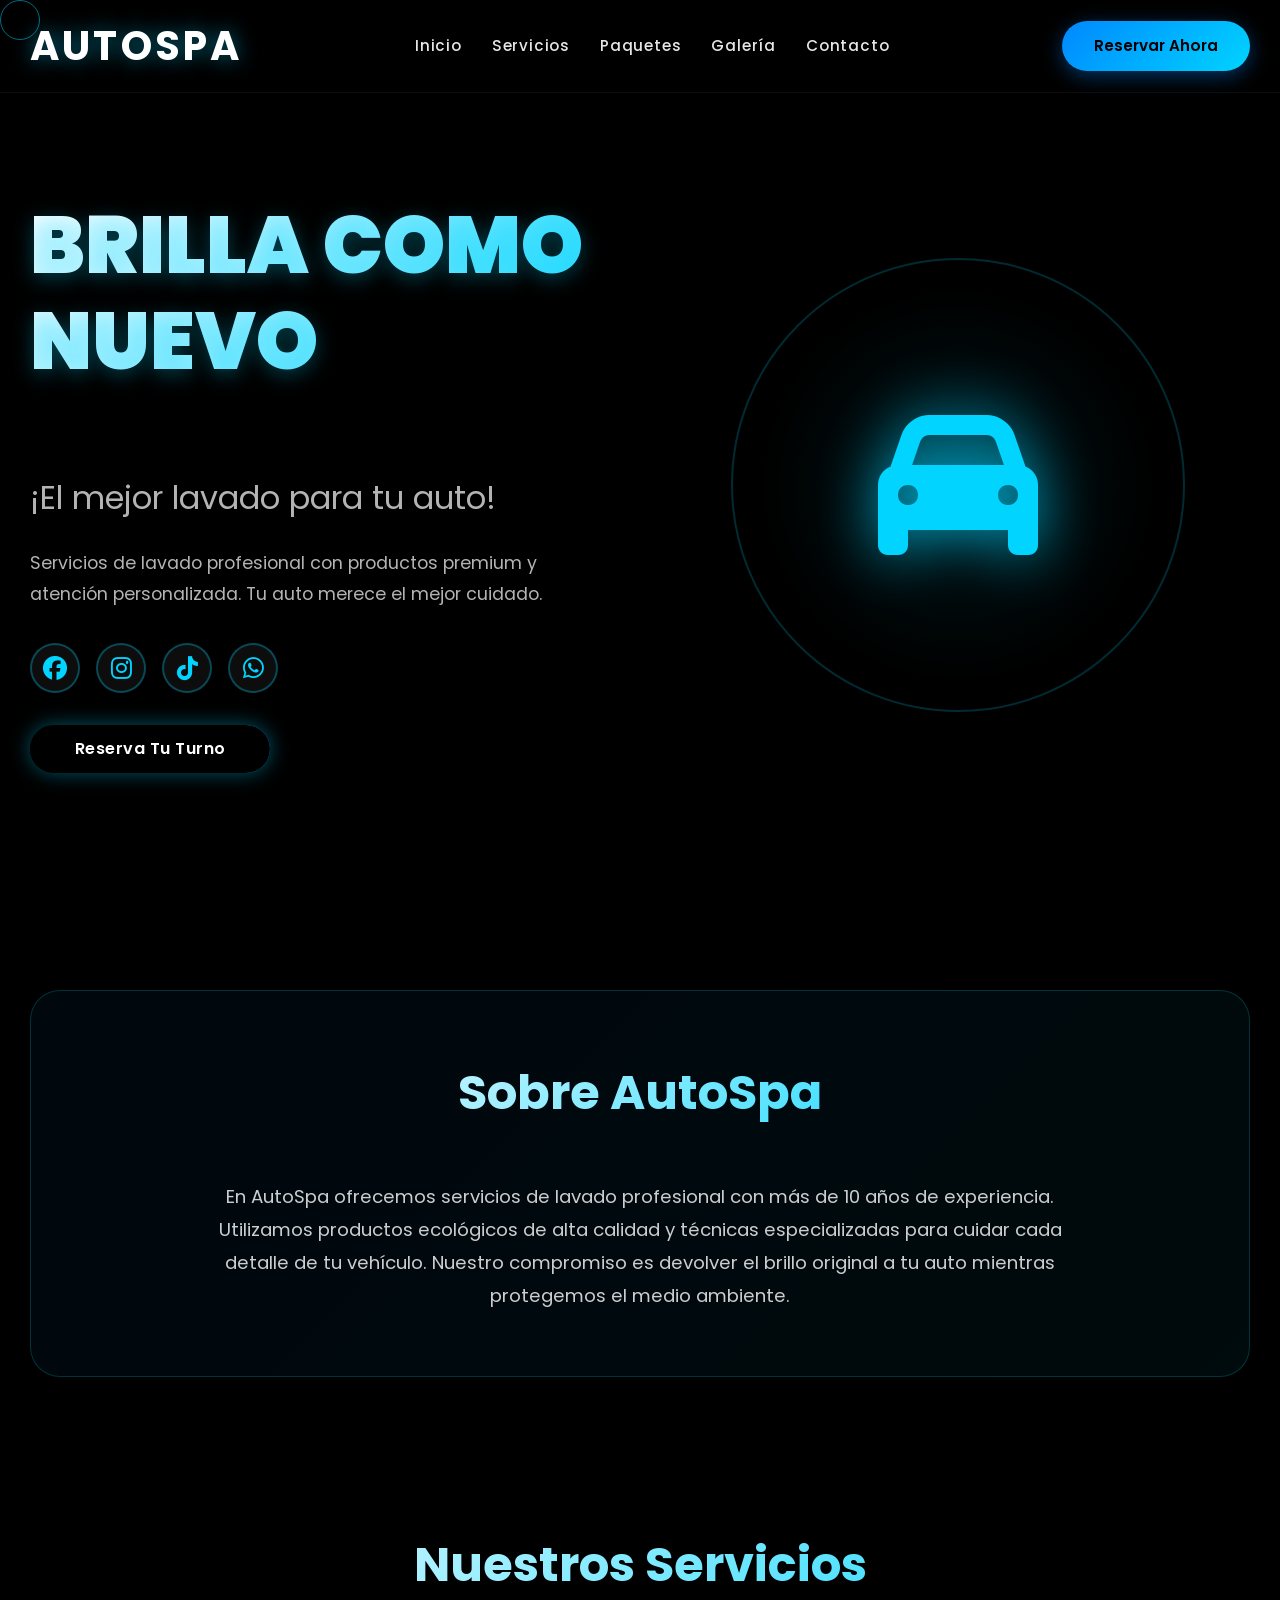
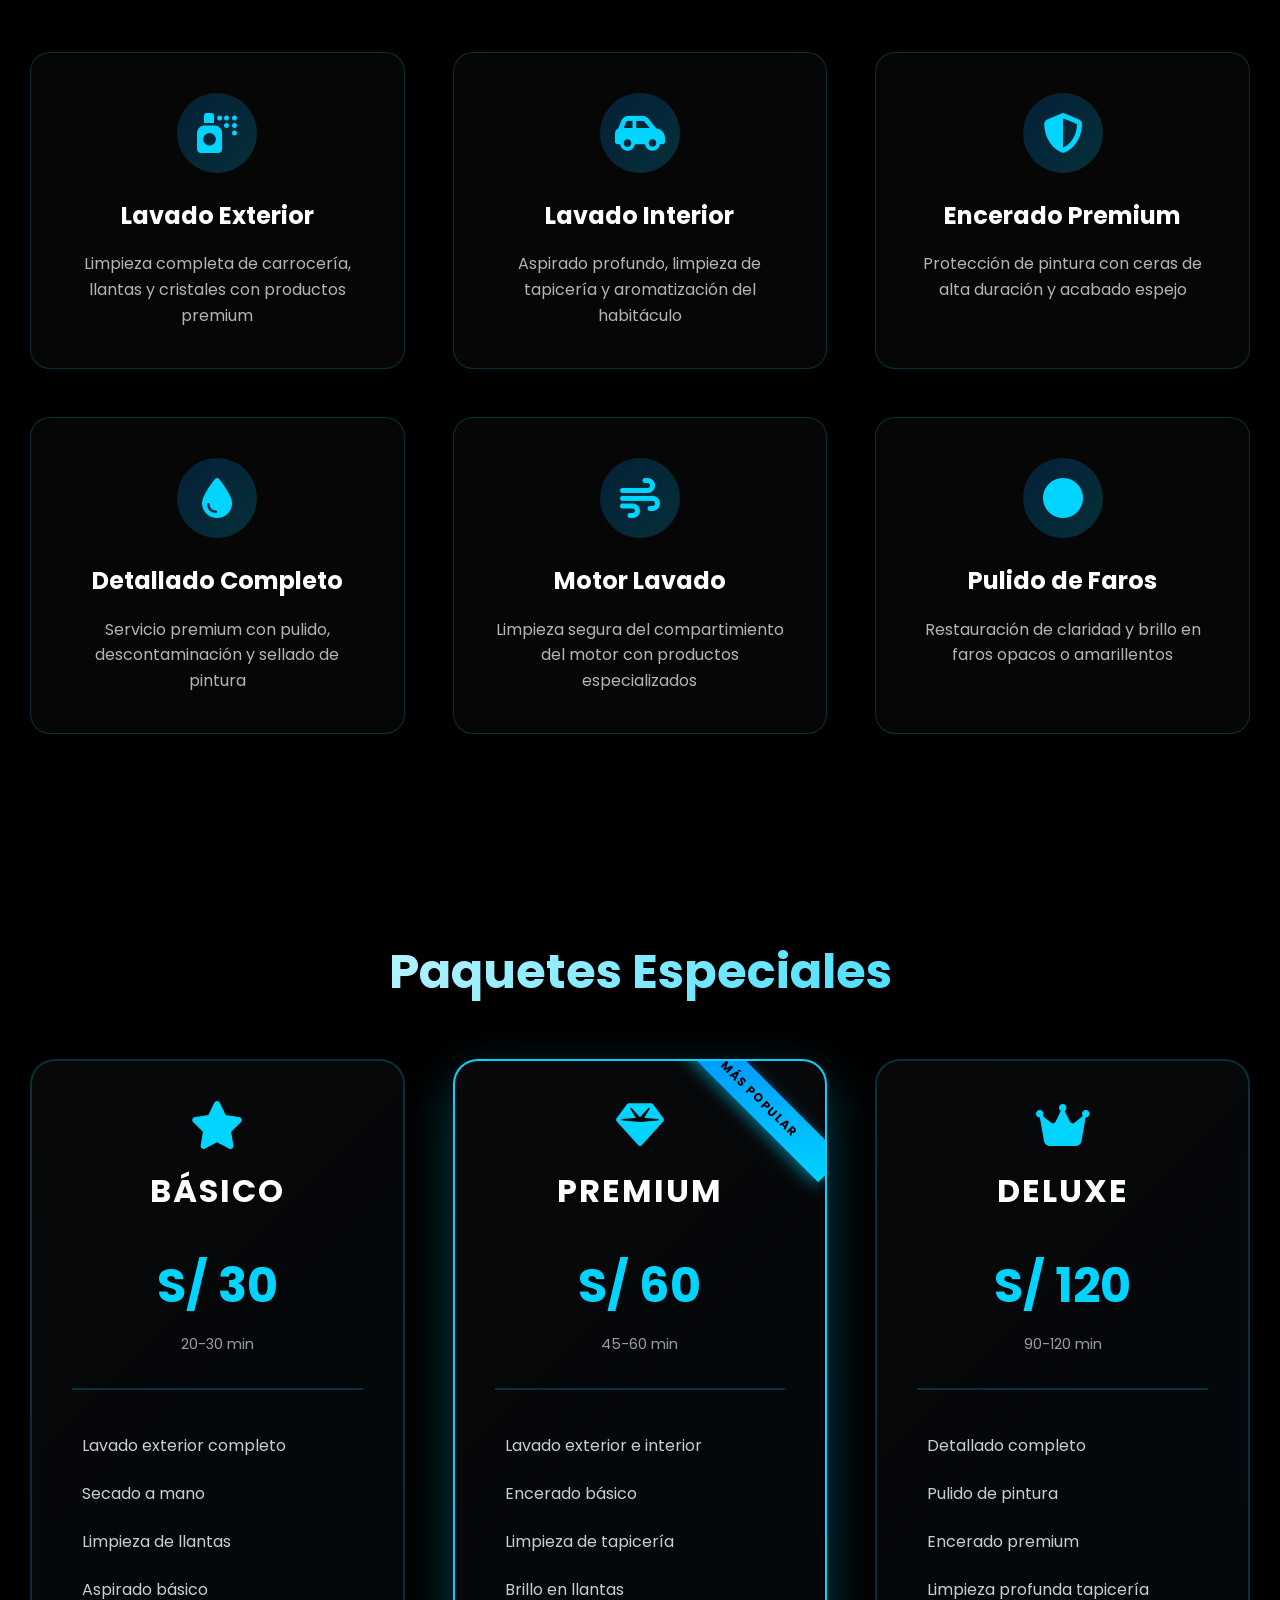
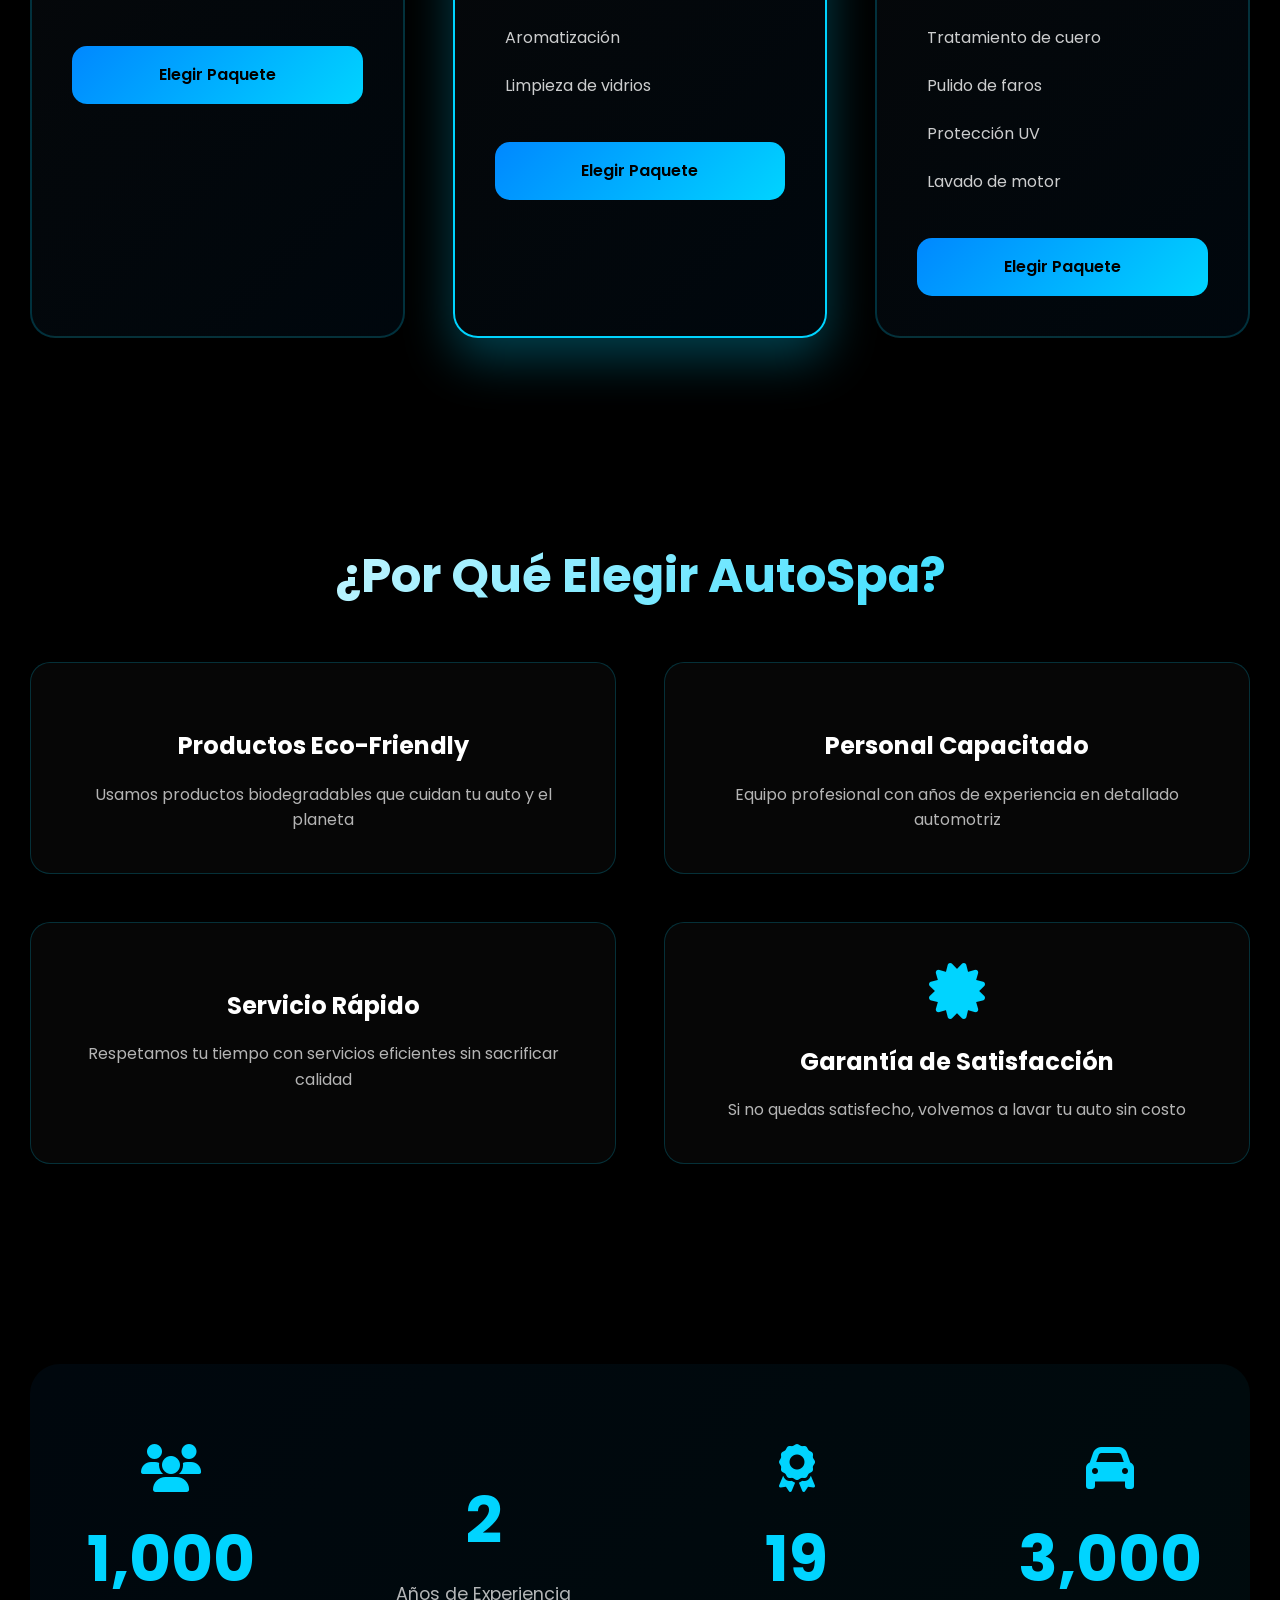
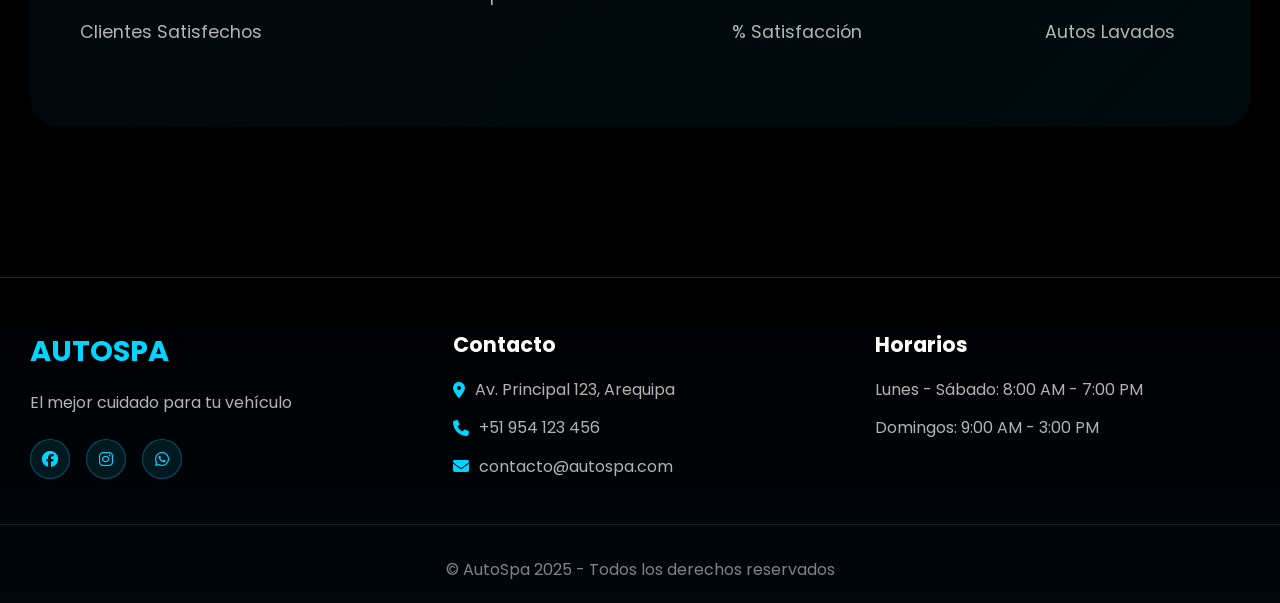
<file: index.html>
<!DOCTYPE html>
<html lang="es">
<head>
    <meta charset="UTF-8">
    <meta name="viewport" content="width=device-width, initial-scale=1.0">
    <link rel="stylesheet" href="https://cdnjs.cloudflare.com/ajax/libs/font-awesome/6.5.2/css/all.min.css">
    <link rel="stylesheet" href="css/carwash.css">
    <title>AutoSpa</title>
</head>
<body>
    <header>
        <div class="container">
            <h1>AUTOSPA</h1>
            <nav class="menu">
                <a href="#hero" class="item">Inicio</a>
                <a href="#servicios" class="item">Servicios</a>
                <a href="#paquetes" class="item">Paquetes</a>
                <a href="#galeria" class="item">Galería</a>
                <a href="#contacto" class="item">Contacto</a>
            </nav>
            <a href="html/reserva.html" class="btn_reservar">Reservar Ahora</a>
        </div>
    </header>

    <main>
        <div class="content">
            <div id="hero">
                <div class="text">
                    <h1>
                        <span id="negrita_title">BRILLA COMO NUEVO</span><br>
                        <span class="subtitle">¡El mejor lavado para tu auto!</span>
                    </h1>
                    <p>Servicios de lavado profesional con productos premium y atención personalizada. Tu auto merece el mejor cuidado.</p>
                    
                    <div class="social_icons">
                        <a href="#"><i class="fa-brands fa-facebook"></i></a>
                        <a href="#"><i class="fa-brands fa-instagram"></i></a>
                        <a href="#"><i class="fa-brands fa-tiktok"></i></a>
                        <a href="#"><i class="fa-brands fa-whatsapp"></i></a>
                    </div>
                    
                    <div class="button">
                        <a href="html/reserva.html" class="btn_register">Reserva Tu Turno</a>
                    </div>
                </div>
                
                <div class="hero-image">
                    <div class="car-animacion">
                        <i class="fas fa-car"></i>
                    </div>
                </div>
            </div>

            <div class="sections">
                <section id="sobre-nosotros">
                    <div class="container">
                        <h2>Sobre AutoSpa</h2>
                        <p>En AutoSpa ofrecemos servicios de lavado profesional con más de 10 años de experiencia. Utilizamos productos ecológicos de alta calidad y técnicas especializadas para cuidar cada detalle de tu vehículo. Nuestro compromiso es devolver el brillo original a tu auto mientras protegemos el medio ambiente.</p>
                    </div>
                </section>
                <section id="servicios">
                    <h2>Nuestros Servicios</h2>
                    <div class="container_servicios">
                        <div class="servicio_item">
                            <div class="servicio_icon">
                                <i class="fas fa-spray-can"></i>
                            </div>
                            <h3>Lavado Exterior</h3>
                            <p>Limpieza completa de carrocería, llantas y cristales con productos premium</p>
                        </div>
                        
                        <div class="servicio_item">
                            <div class="servicio_icon">
                                <i class="fas fa-car-side"></i>
                            </div>
                            <h3>Lavado Interior</h3>
                            <p>Aspirado profundo, limpieza de tapicería y aromatización del habitáculo</p>
                        </div>
                        
                        <div class="servicio_item">
                            <div class="servicio_icon">
                                <i class="fas fa-shield-alt"></i>
                            </div>
                            <h3>Encerado Premium</h3>
                            <p>Protección de pintura con ceras de alta duración y acabado espejo</p>
                        </div>
                        
                        <div class="servicio_item">
                            <div class="servicio_icon">
                                <i class="fas fa-tint"></i>
                            </div>
                            <h3>Detallado Completo</h3>
                            <p>Servicio premium con pulido, descontaminación y sellado de pintura</p>
                        </div>
                        
                        <div class="servicio_item">
                            <div class="servicio_icon">
                                <i class="fas fa-wind"></i>
                            </div>
                            <h3>Motor Lavado</h3>
                            <p>Limpieza segura del compartimiento del motor con productos especializados</p>
                        </div>
                        
                        <div class="servicio_item">
                            <div class="servicio_icon">
                                <i class="fas fa-circle"></i>
                            </div>
                            <h3>Pulido de Faros</h3>
                            <p>Restauración de claridad y brillo en faros opacos o amarillentos</p>
                        </div>
                    </div>
                </section>

                <section id="paquetes">
                    <h2>Paquetes Especiales</h2>
                    <div class="container_paquetes">
                        <div class="paquete">
                            <div class="paquete_content">
                                <div class="paquete_header">
                                    <i class="fas fa-star"></i>
                                    <h3>BÁSICO</h3>
                                </div>
                                <div class="paquete_precio">
                                    <span class="precio">S/ 30</span>
                                    <span class="tiempo">20-30 min</span>
                                </div>
                                <ul class="paquete_features">
                                    <li><i class="fas chek-lista"></i> Lavado exterior completo</li>
                                    <li><i class="fas chek-lista"></i> Secado a mano</li>
                                    <li><i class="fas chek-lista"></i> Limpieza de llantas</li>
                                    <li><i class="fas chek-lista"></i> Aspirado básico</li>
                                </ul>
                                <a href="html/reserva.html" class="btn_paquete">Elegir Paquete</a>
                            </div>
                        </div>

                        <div class="paquete destacado">
                            <div class="badge">MÁS POPULAR</div>
                            <div class="paquete_content">
                                <div class="paquete_header">
                                    <i class="fas fa-gem"></i>
                                    <h3>PREMIUM</h3>
                                </div>
                                <div class="paquete_precio">
                                    <span class="precio">S/ 60</span>
                                    <span class="tiempo">45-60 min</span>
                                </div>
                                <ul class="paquete_features">
                                    <li><i class="fas chek-lista"></i> Lavado exterior e interior</li>
                                    <li><i class="fas chek-lista"></i> Encerado básico</li>
                                    <li><i class="fas chek-lista"></i> Limpieza de tapicería</li>
                                    <li><i class="fas chek-lista"></i> Brillo en llantas</li>
                                    <li><i class="fas chek-lista"></i> Aromatización</li>
                                    <li><i class="fas chek-lista"></i> Limpieza de vidrios</li>
                                </ul>
                                <a href="html/reserva.html" class="btn_paquete">Elegir Paquete</a>
                            </div>
                        </div>

                        <div class="paquete">
                            <div class="paquete_content">
                                <div class="paquete_header">
                                    <i class="fas fa-crown"></i>
                                    <h3>DELUXE</h3>
                                </div>
                                <div class="paquete_precio">
                                    <span class="precio">S/ 120</span>
                                    <span class="tiempo">90-120 min</span>
                                </div>
                                <ul class="paquete_features">
                                    <li><i class="fas chek-lista"></i> Detallado completo</li>
                                    <li><i class="fas chek-lista"></i> Pulido de pintura</li>
                                    <li><i class="fas chek-lista"></i> Encerado premium</li>
                                    <li><i class="fas chek-lista"></i> Limpieza profunda tapicería</li>
                                    <li><i class="fas chek-lista"></i> Tratamiento de cuero</li>
                                    <li><i class="fas chek-lista"></i> Pulido de faros</li>
                                    <li><i class="fas chek-lista"></i> Protección UV</li>
                                    <li><i class="fas chek-lista"></i> Lavado de motor</li>
                                </ul>
                                <a href="html/reserva.html" class="btn_paquete">Elegir Paquete</a>
                            </div>
                        </div>
                    </div>
                </section>

                <section id="beneficios">
                    <h2>¿Por Qué Elegir AutoSpa?</h2>
                    <div class="container_beneficios">
                        <div class="beneficio_item">
                            <i class="fas fa-eco"></i>
                            <h3>Productos Eco-Friendly</h3>
                            <p>Usamos productos biodegradables que cuidan tu auto y el planeta</p>
                        </div>
                        
                        <div class="beneficio_item">
                            <i class="fas fa-capacitado"></i>
                            <h3>Personal Capacitado</h3>
                            <p>Equipo profesional con años de experiencia en detallado automotriz</p>
                        </div>
                        
                        <div class="beneficio_item">
                            <i class="fas fa-rapidez"></i>
                            <h3>Servicio Rápido</h3>
                            <p>Respetamos tu tiempo con servicios eficientes sin sacrificar calidad</p>
                        </div>
                        
                        <div class="beneficio_item">
                            <i class="fas fa-certificate"></i>
                            <h3>Garantía de Satisfacción</h3>
                            <p>Si no quedas satisfecho, volvemos a lavar tu auto sin costo</p>
                        </div>
                    </div>
                </section>

                <section id="estadisticas">
                    <div class="container_estadisticas">
                        <div class="estadisticas-item">
                            <i class="fas fa-users"></i>
                            <div class="stat_number" data-target="5000">0</div>
                            <p>Clientes Satisfechos</p>
                        </div>
                        
                        <div class="estadisticas-item">
                            <i class="fas calendar"></i>
                            <div class="stat_number" data-target="10">0</div>
                            <p>Años de Experiencia</p>
                        </div>
                        
                        <div class="estadisticas-item">
                            <i class="fas fa-award"></i>
                            <div class="stat_number" data-target="98">0</div>
                            <p>% Satisfacción</p>
                        </div>
                        
                        <div class="estadisticas-item">
                            <i class="fas fa-car"></i>
                            <div class="stat_number" data-target="15000">0</div>
                            <p>Autos Lavados</p>
                        </div>
                    </div>
                </section>
            </div>
        </div>
    </main>

    <footer id="contacto">
        <div class="container_footer">
            <div class="footer-seccion">
                <h3>AUTOSPA</h3>
                <p>El mejor cuidado para tu vehículo</p>
                <div class="social_footer">
                    <a href="#"><i class="fa-brands fa-facebook"></i></a>
                    <a href="#"><i class="fa-brands fa-instagram"></i></a>
                    <a href="#"><i class="fa-brands fa-whatsapp"></i></a>
                </div>
            </div>
            
            <div class="footer-seccion">
                <h4>Contacto</h4>
                <p><i class="fas fa-map-marker-alt"></i> Av. Principal 123, Arequipa</p>
                <p><i class="fas fa-phone"></i> +51 954 123 456</p>
                <p><i class="fas fa-envelope"></i> contacto@autospa.com</p>
            </div>
            
            <div class="footer-seccion">
                <h4>Horarios</h4>
                <p>Lunes - Sábado: 8:00 AM - 7:00 PM</p>
                <p>Domingos: 9:00 AM - 3:00 PM</p>
            </div>
        </div>
        <div class="footer-copy">
            <p>&copy; AutoSpa 2025 - Todos los derechos reservados</p>
        </div>
    </footer>

    <script src="js/carwash.js"></script>
</body>
</html>
</file>
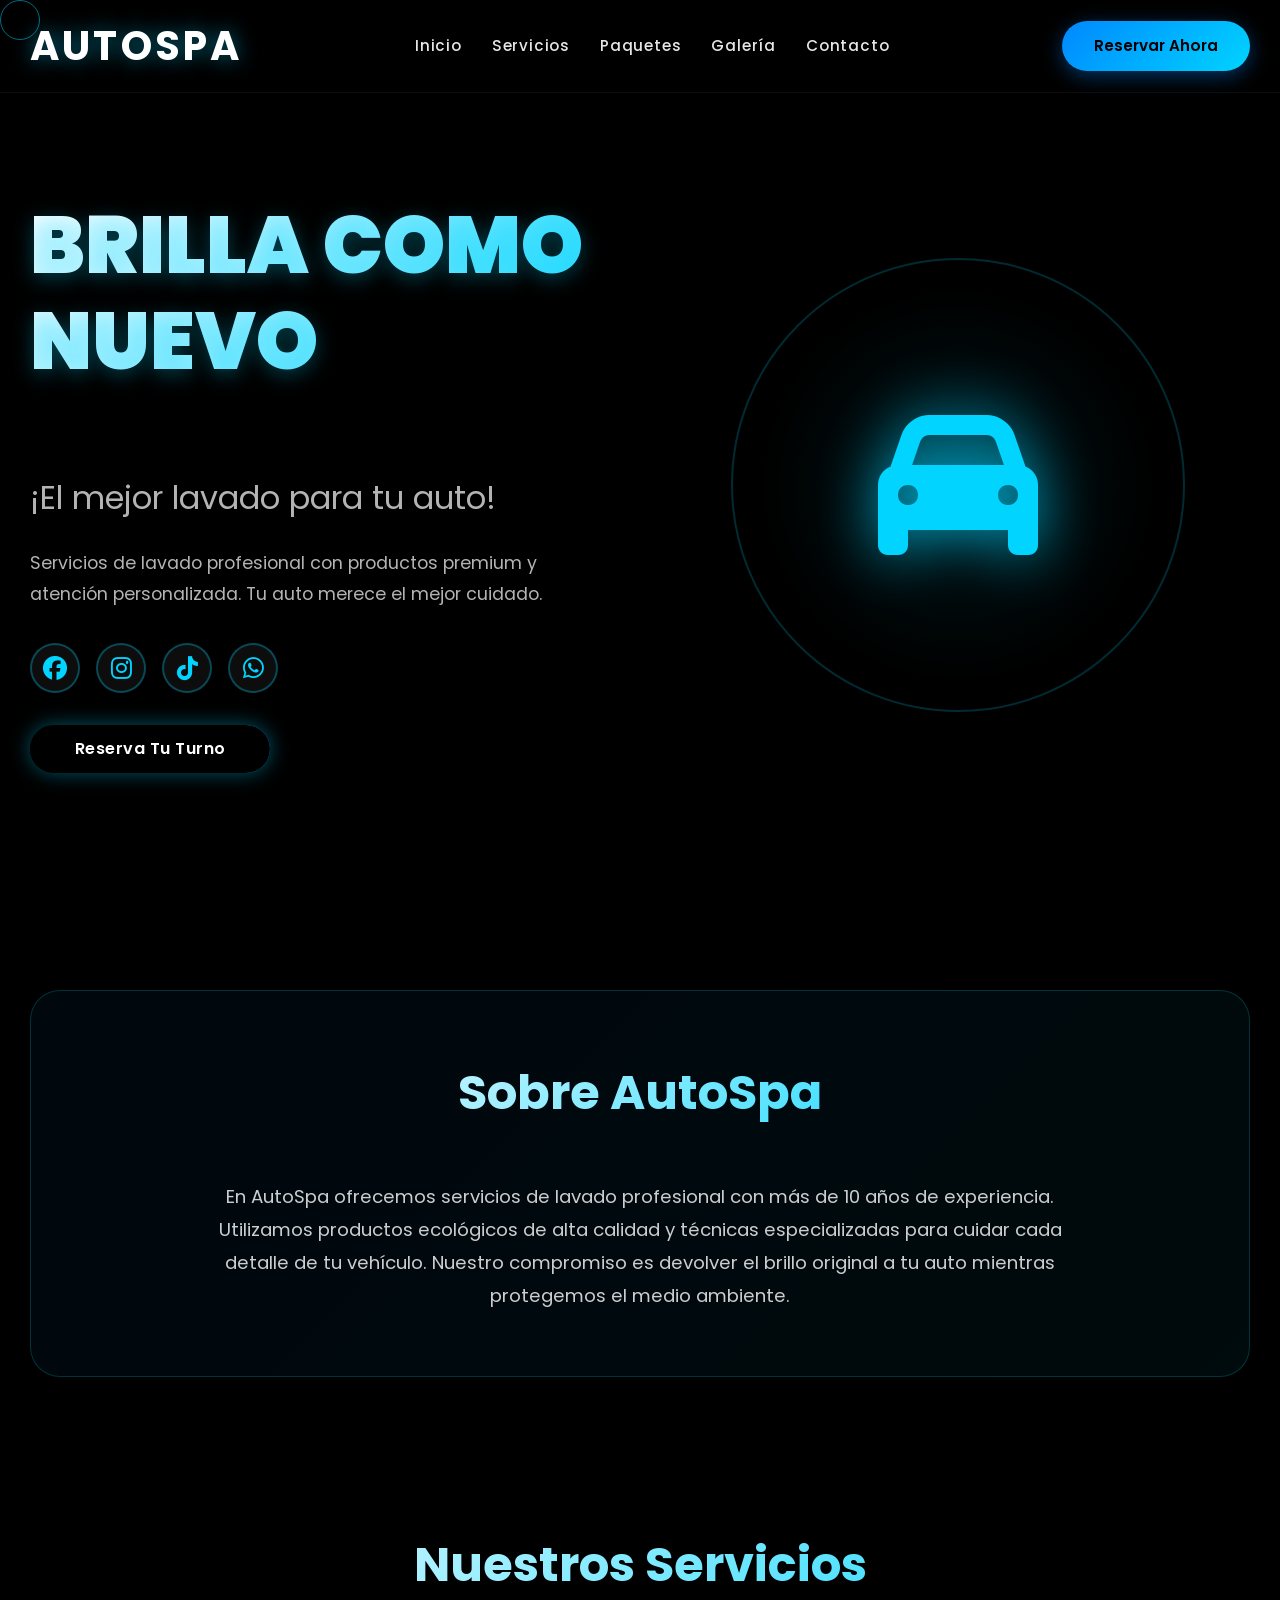
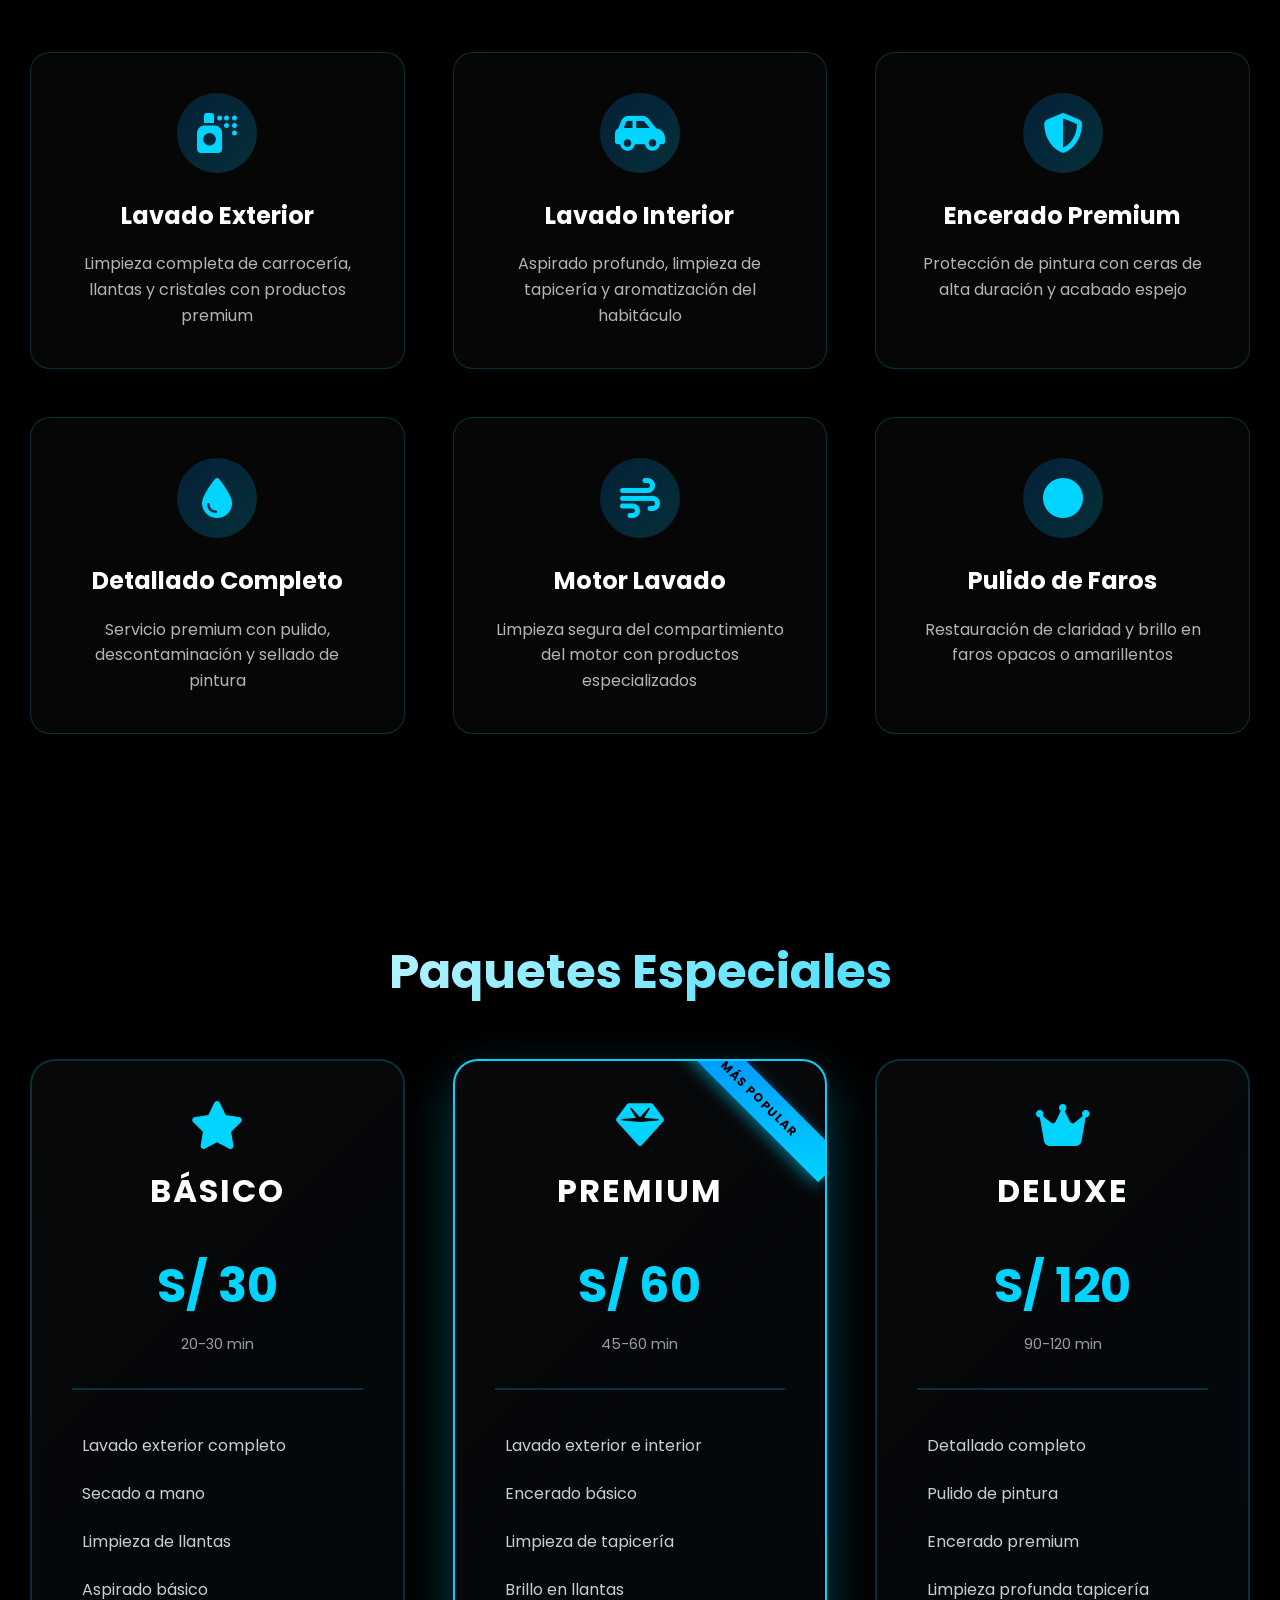
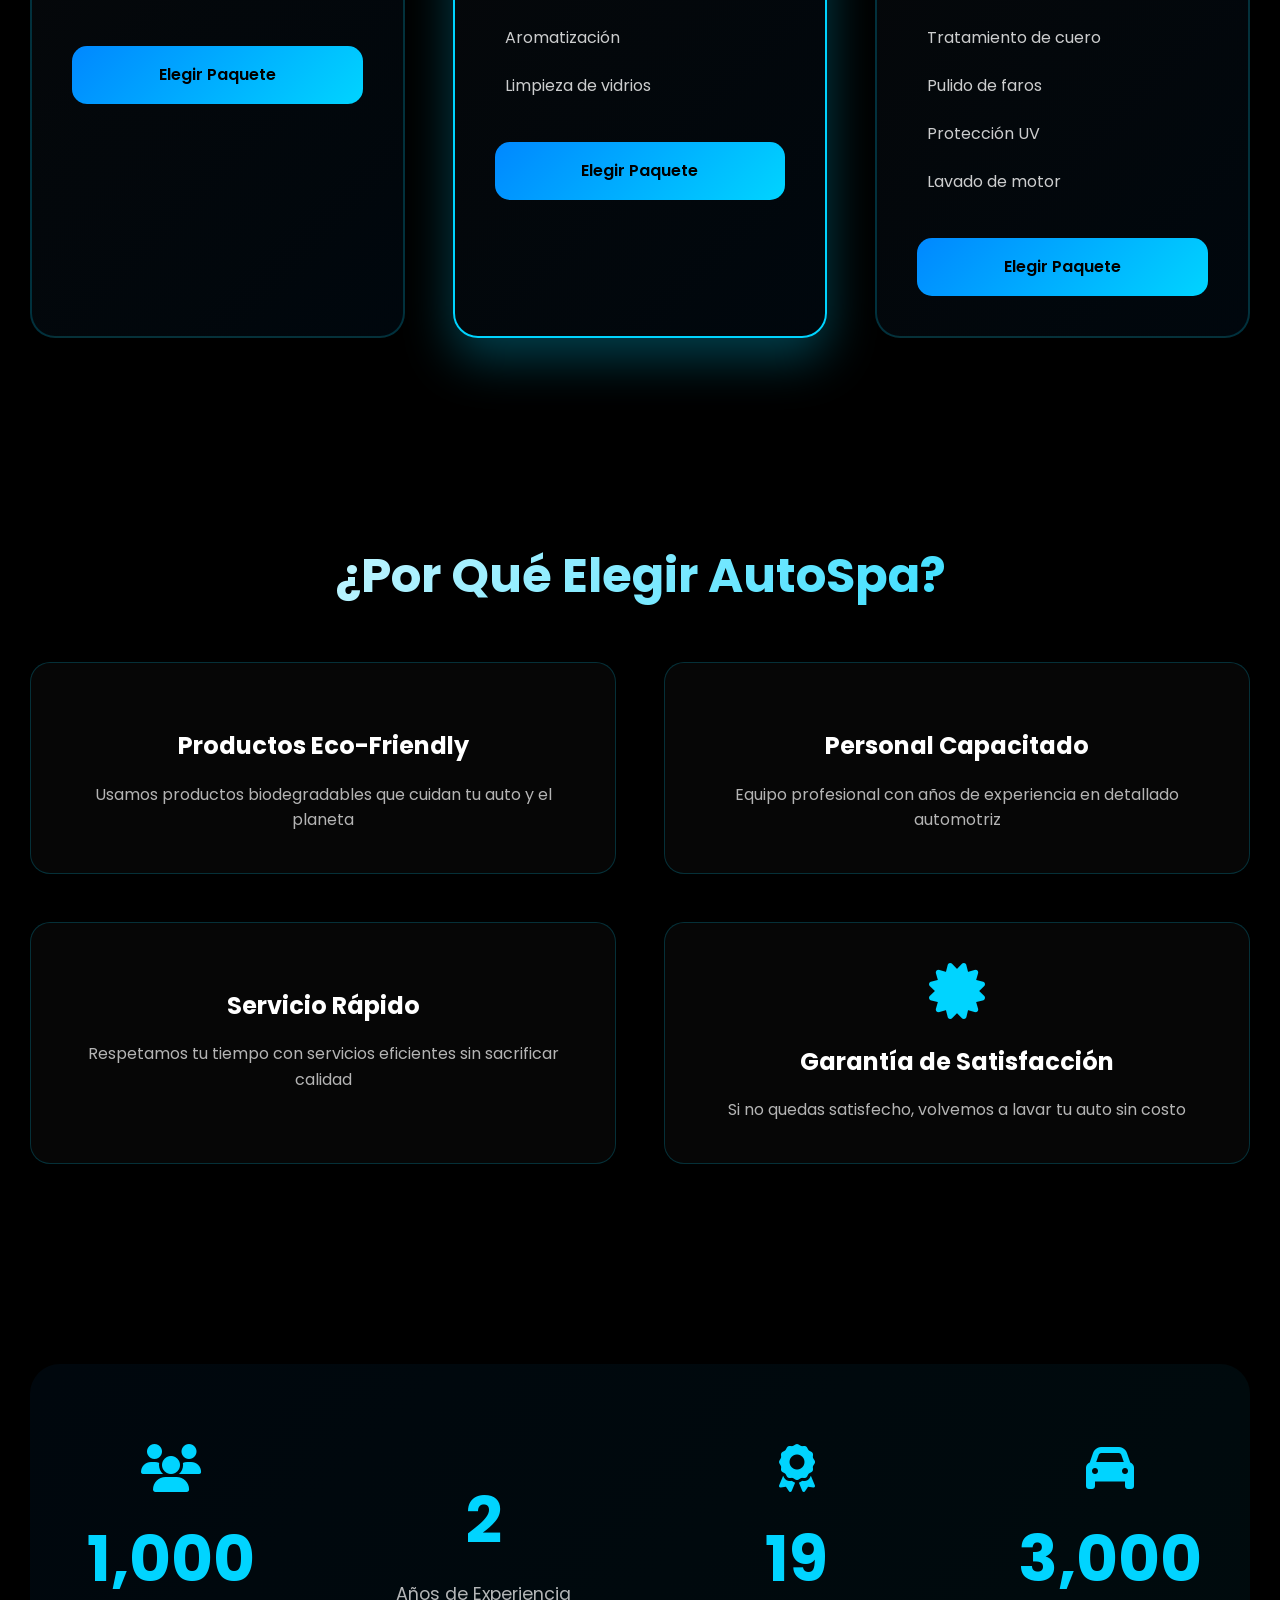
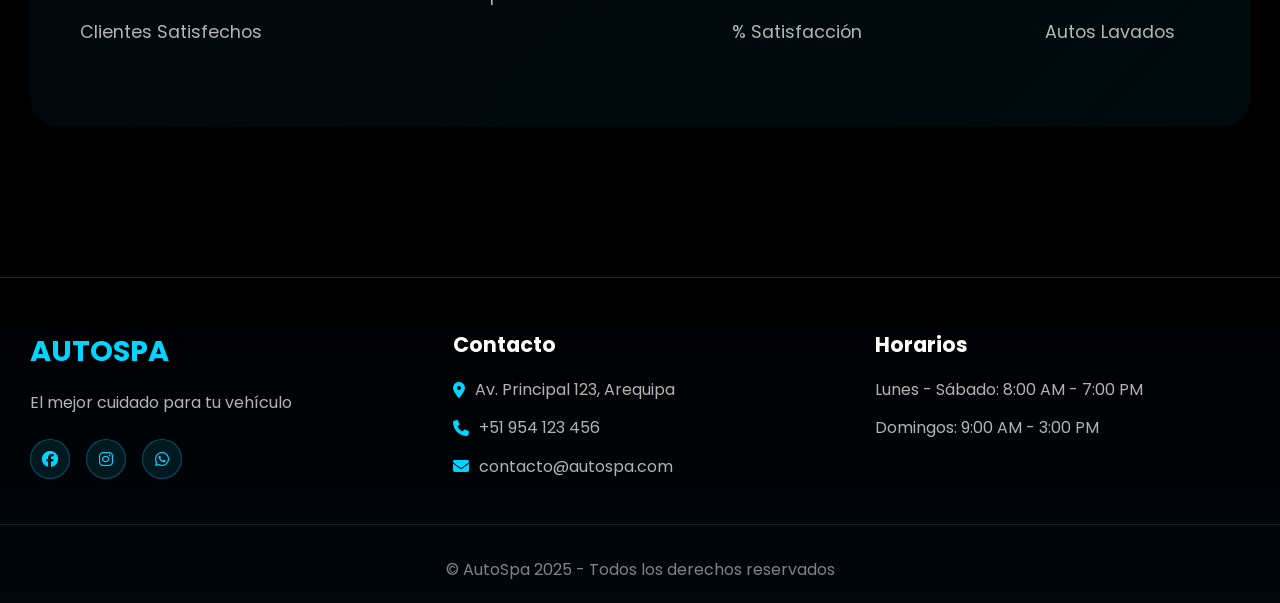
<file: carwash.html>
<!DOCTYPE html>
<html lang="es">
<head>
    <meta charset="UTF-8">
    <meta name="viewport" content="width=device-width, initial-scale=1.0">
    <link rel="stylesheet" href="https://cdnjs.cloudflare.com/ajax/libs/font-awesome/6.5.2/css/all.min.css">
    <link rel="stylesheet" href="css/carwash.css">
    <title>AutoSpa - Lavado Premium</title>
</head>
<body>
    <header>
        <div class="container">
            <h1>AUTOSPA</h1>
            <nav class="menu">
                <a href="#hero" class="item">Inicio</a>
                <a href="#servicios" class="item">Servicios</a>
                <a href="#paquetes" class="item">Paquetes</a>
                <a href="#galeria" class="item">Galería</a>
                <a href="#contacto" class="item">Contacto</a>
            </nav>
            <a href="reserva.html" class="btn_reservar">Reservar Ahora</a>
        </div>
    </header>

    <main>
        <div class="content">
            <div id="hero">
                <div class="text">
                    <h1>
                        <span id="negrita_title">BRILLA COMO NUEVO</span><br>
                        <span class="subtitle">¡El mejor lavado para tu auto!</span>
                    </h1>
                    <p>Servicios de lavado profesional con productos premium y atención personalizada. Tu auto merece el mejor cuidado.</p>
                    
                    <div class="social_icons">
                        <a href="#"><i class="fa-brands fa-facebook"></i></a>
                        <a href="#"><i class="fa-brands fa-instagram"></i></a>
                        <a href="#"><i class="fa-brands fa-tiktok"></i></a>
                        <a href="#"><i class="fa-brands fa-whatsapp"></i></a>
                    </div>
                    
                    <div class="button">
                        <a href="reserva.html" class="btn_register">Reserva Tu Turno</a>
                    </div>
                </div>
                
                <div class="hero-image">
                    <div class="car-animacion">
                        <i class="fas fa-car"></i>
                    </div>
                </div>
            </div>

            <div class="sections">
                <section id="sobre-nosotros">
                    <div class="container">
                        <h2>Sobre AutoSpa</h2>
                        <p>En AutoSpa ofrecemos servicios de lavado profesional con más de 10 años de experiencia. Utilizamos productos ecológicos de alta calidad y técnicas especializadas para cuidar cada detalle de tu vehículo. Nuestro compromiso es devolver el brillo original a tu auto mientras protegemos el medio ambiente.</p>
                    </div>
                </section>
                <section id="servicios">
                    <h2>Nuestros Servicios</h2>
                    <div class="container_servicios">
                        <div class="servicio_item">
                            <div class="servicio_icon">
                                <i class="fas fa-spray-can"></i>
                            </div>
                            <h3>Lavado Exterior</h3>
                            <p>Limpieza completa de carrocería, llantas y cristales con productos premium</p>
                        </div>
                        
                        <div class="servicio_item">
                            <div class="servicio_icon">
                                <i class="fas fa-car-side"></i>
                            </div>
                            <h3>Lavado Interior</h3>
                            <p>Aspirado profundo, limpieza de tapicería y aromatización del habitáculo</p>
                        </div>
                        
                        <div class="servicio_item">
                            <div class="servicio_icon">
                                <i class="fas fa-shield-alt"></i>
                            </div>
                            <h3>Encerado Premium</h3>
                            <p>Protección de pintura con ceras de alta duración y acabado espejo</p>
                        </div>
                        
                        <div class="servicio_item">
                            <div class="servicio_icon">
                                <i class="fas fa-tint"></i>
                            </div>
                            <h3>Detallado Completo</h3>
                            <p>Servicio premium con pulido, descontaminación y sellado de pintura</p>
                        </div>
                        
                        <div class="servicio_item">
                            <div class="servicio_icon">
                                <i class="fas fa-wind"></i>
                            </div>
                            <h3>Motor Lavado</h3>
                            <p>Limpieza segura del compartimiento del motor con productos especializados</p>
                        </div>
                        
                        <div class="servicio_item">
                            <div class="servicio_icon">
                                <i class="fas fa-circle"></i>
                            </div>
                            <h3>Pulido de Faros</h3>
                            <p>Restauración de claridad y brillo en faros opacos o amarillentos</p>
                        </div>
                    </div>
                </section>

                <section id="paquetes">
                    <h2>Paquetes Especiales</h2>
                    <div class="container_paquetes">
                        <div class="paquete">
                            <div class="paquete_content">
                                <div class="paquete_header">
                                    <i class="fas fa-star"></i>
                                    <h3>BÁSICO</h3>
                                </div>
                                <div class="paquete_precio">
                                    <span class="precio">S/ 30</span>
                                    <span class="tiempo">20-30 min</span>
                                </div>
                                <ul class="paquete_features">
                                    <li><i class="fas chek-lista"></i> Lavado exterior completo</li>
                                    <li><i class="fas chek-lista"></i> Secado a mano</li>
                                    <li><i class="fas chek-lista"></i> Limpieza de llantas</li>
                                    <li><i class="fas chek-lista"></i> Aspirado básico</li>
                                </ul>
                                <a href="reserva.html" class="btn_paquete">Elegir Paquete</a>
                            </div>
                        </div>

                        <div class="paquete destacado">
                            <div class="badge">MÁS POPULAR</div>
                            <div class="paquete_content">
                                <div class="paquete_header">
                                    <i class="fas fa-gem"></i>
                                    <h3>PREMIUM</h3>
                                </div>
                                <div class="paquete_precio">
                                    <span class="precio">S/ 60</span>
                                    <span class="tiempo">45-60 min</span>
                                </div>
                                <ul class="paquete_features">
                                    <li><i class="fas chek-lista"></i> Lavado exterior e interior</li>
                                    <li><i class="fas chek-lista"></i> Encerado básico</li>
                                    <li><i class="fas chek-lista"></i> Limpieza de tapicería</li>
                                    <li><i class="fas chek-lista"></i> Brillo en llantas</li>
                                    <li><i class="fas chek-lista"></i> Aromatización</li>
                                    <li><i class="fas chek-lista"></i> Limpieza de vidrios</li>
                                </ul>
                                <a href="reserva.html" class="btn_paquete">Elegir Paquete</a>
                            </div>
                        </div>

                        <div class="paquete">
                            <div class="paquete_content">
                                <div class="paquete_header">
                                    <i class="fas fa-crown"></i>
                                    <h3>DELUXE</h3>
                                </div>
                                <div class="paquete_precio">
                                    <span class="precio">S/ 120</span>
                                    <span class="tiempo">90-120 min</span>
                                </div>
                                <ul class="paquete_features">
                                    <li><i class="fas chek-lista"></i> Detallado completo</li>
                                    <li><i class="fas chek-lista"></i> Pulido de pintura</li>
                                    <li><i class="fas chek-lista"></i> Encerado premium</li>
                                    <li><i class="fas chek-lista"></i> Limpieza profunda tapicería</li>
                                    <li><i class="fas chek-lista"></i> Tratamiento de cuero</li>
                                    <li><i class="fas chek-lista"></i> Pulido de faros</li>
                                    <li><i class="fas chek-lista"></i> Protección UV</li>
                                    <li><i class="fas chek-lista"></i> Lavado de motor</li>
                                </ul>
                                <a href="reserva.html" class="btn_paquete">Elegir Paquete</a>
                            </div>
                        </div>
                    </div>
                </section>

                <section id="beneficios">
                    <h2>¿Por Qué Elegir AutoSpa?</h2>
                    <div class="container_beneficios">
                        <div class="beneficio_item">
                            <i class="fas fa-eco"></i>
                            <h3>Productos Eco-Friendly</h3>
                            <p>Usamos productos biodegradables que cuidan tu auto y el planeta</p>
                        </div>
                        
                        <div class="beneficio_item">
                            <i class="fas fa-capacitado"></i>
                            <h3>Personal Capacitado</h3>
                            <p>Equipo profesional con años de experiencia en detallado automotriz</p>
                        </div>
                        
                        <div class="beneficio_item">
                            <i class="fas fa-rapidez"></i>
                            <h3>Servicio Rápido</h3>
                            <p>Respetamos tu tiempo con servicios eficientes sin sacrificar calidad</p>
                        </div>
                        
                        <div class="beneficio_item">
                            <i class="fas fa-certificate"></i>
                            <h3>Garantía de Satisfacción</h3>
                            <p>Si no quedas satisfecho, volvemos a lavar tu auto sin costo</p>
                        </div>
                    </div>
                </section>

                <section id="estadisticas">
                    <div class="container_estadisticas">
                        <div class="estadisticas-item">
                            <i class="fas fa-users"></i>
                            <div class="stat_number" data-target="5000">0</div>
                            <p>Clientes Satisfechos</p>
                        </div>
                        
                        <div class="estadisticas-item">
                            <i class="fas calendar"></i>
                            <div class="stat_number" data-target="10">0</div>
                            <p>Años de Experiencia</p>
                        </div>
                        
                        <div class="estadisticas-item">
                            <i class="fas fa-award"></i>
                            <div class="stat_number" data-target="98">0</div>
                            <p>% Satisfacción</p>
                        </div>
                        
                        <div class="estadisticas-item">
                            <i class="fas fa-car"></i>
                            <div class="stat_number" data-target="15000">0</div>
                            <p>Autos Lavados</p>
                        </div>
                    </div>
                </section>
            </div>
        </div>
    </main>

    <footer id="contacto">
        <div class="container_footer">
            <div class="footer-seccion">
                <h3>AUTOSPA</h3>
                <p>El mejor cuidado para tu vehículo</p>
                <div class="social_footer">
                    <a href="#"><i class="fa-brands fa-facebook"></i></a>
                    <a href="#"><i class="fa-brands fa-instagram"></i></a>
                    <a href="#"><i class="fa-brands fa-whatsapp"></i></a>
                </div>
            </div>
            
            <div class="footer-seccion">
                <h4>Contacto</h4>
                <p><i class="fas fa-map-marker-alt"></i> Av. Principal 123, Arequipa</p>
                <p><i class="fas fa-phone"></i> +51 954 123 456</p>
                <p><i class="fas fa-envelope"></i> contacto@autospa.com</p>
            </div>
            
            <div class="footer-seccion">
                <h4>Horarios</h4>
                <p>Lunes - Sábado: 8:00 AM - 7:00 PM</p>
                <p>Domingos: 9:00 AM - 3:00 PM</p>
            </div>
        </div>
        <div class="footer-copy">
            <p>&copy; AutoSpa 2025 - Todos los derechos reservados</p>
        </div>
    </footer>

    <script src="js/carwash.js"></script>
</body>
</html>
</file>
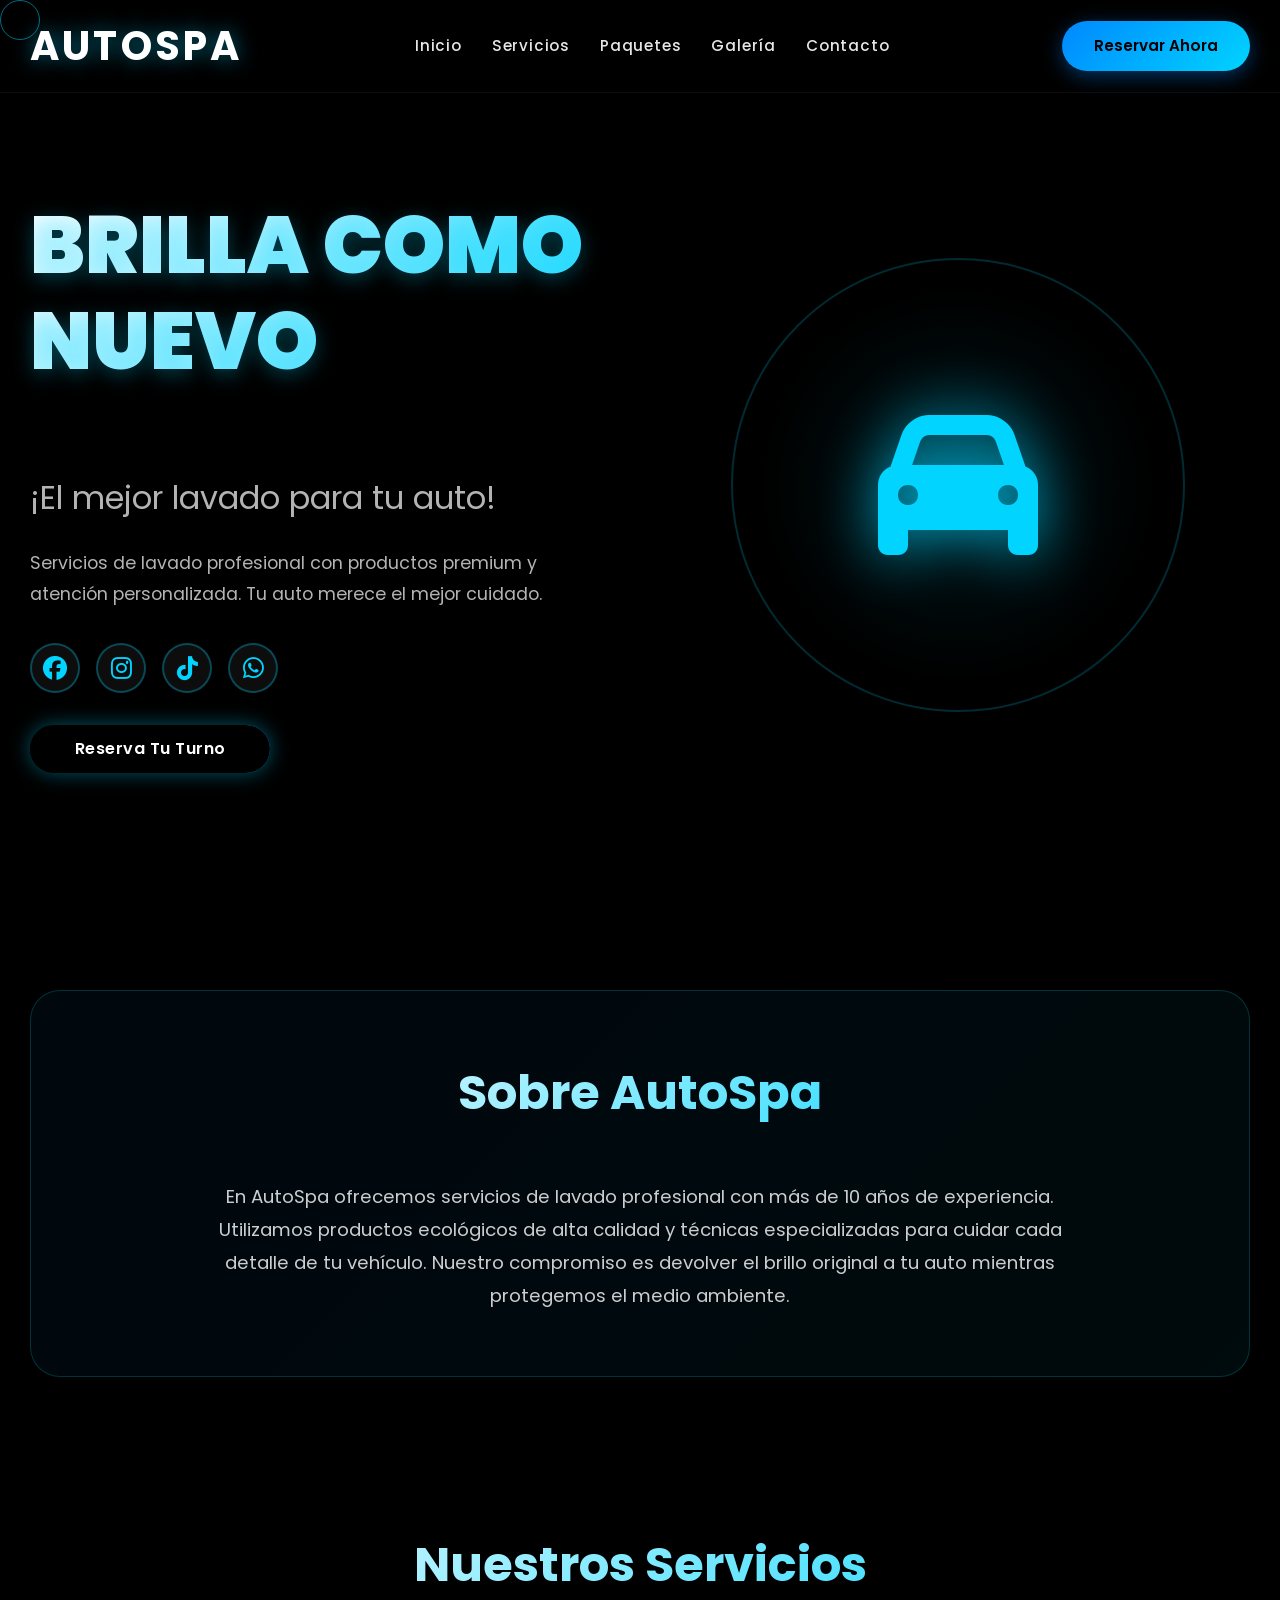
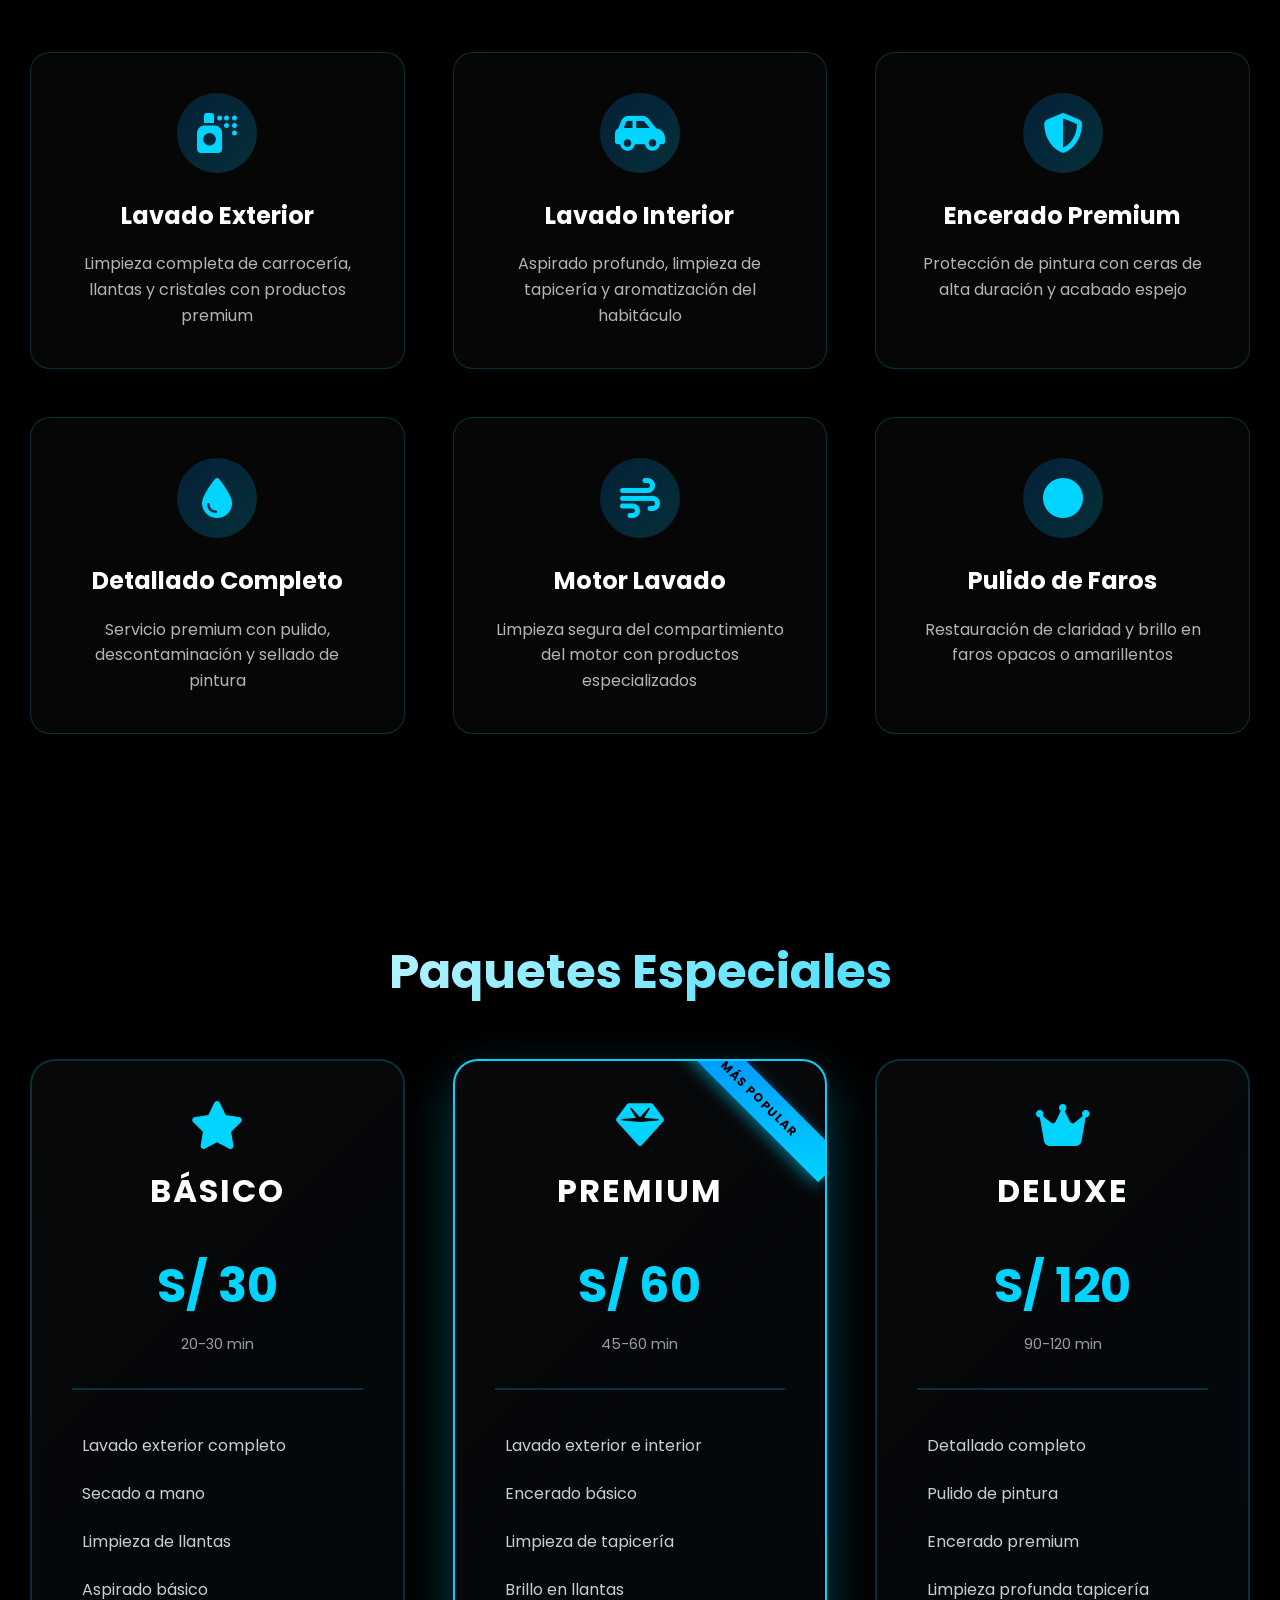
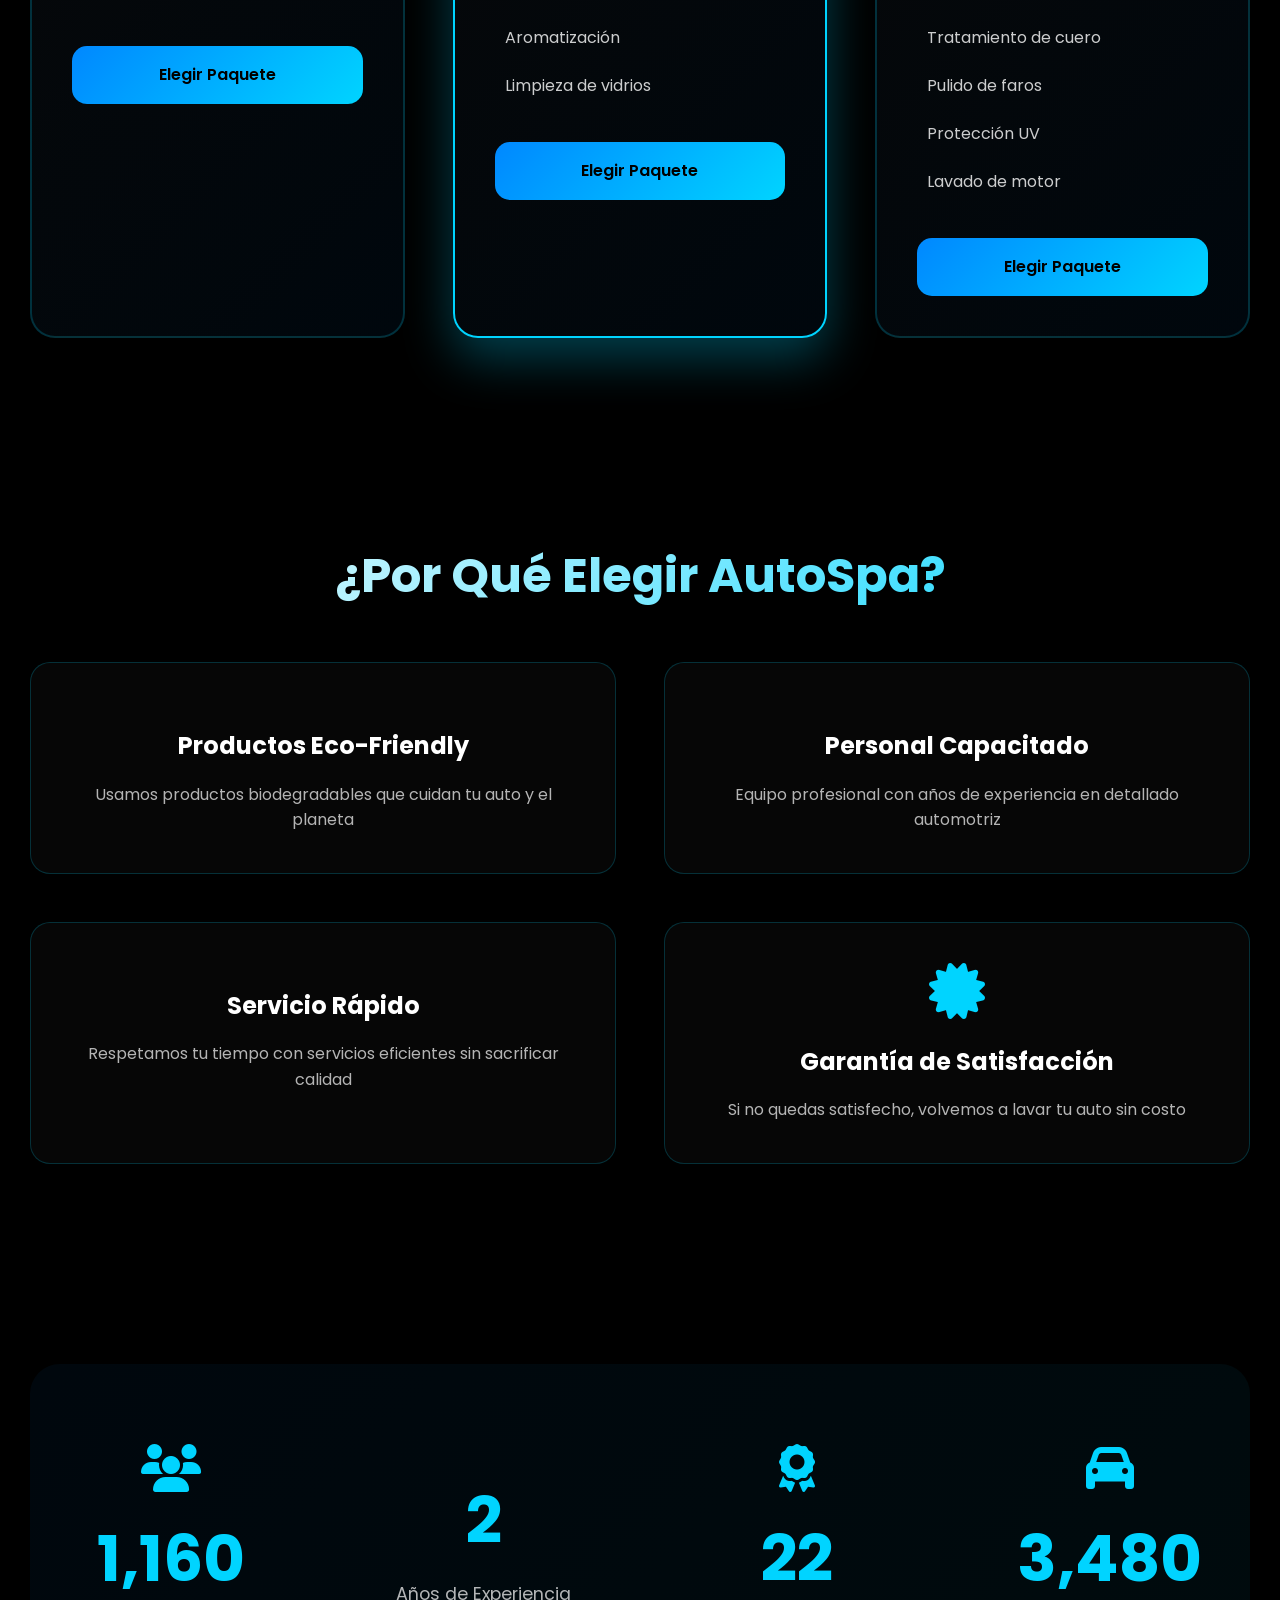
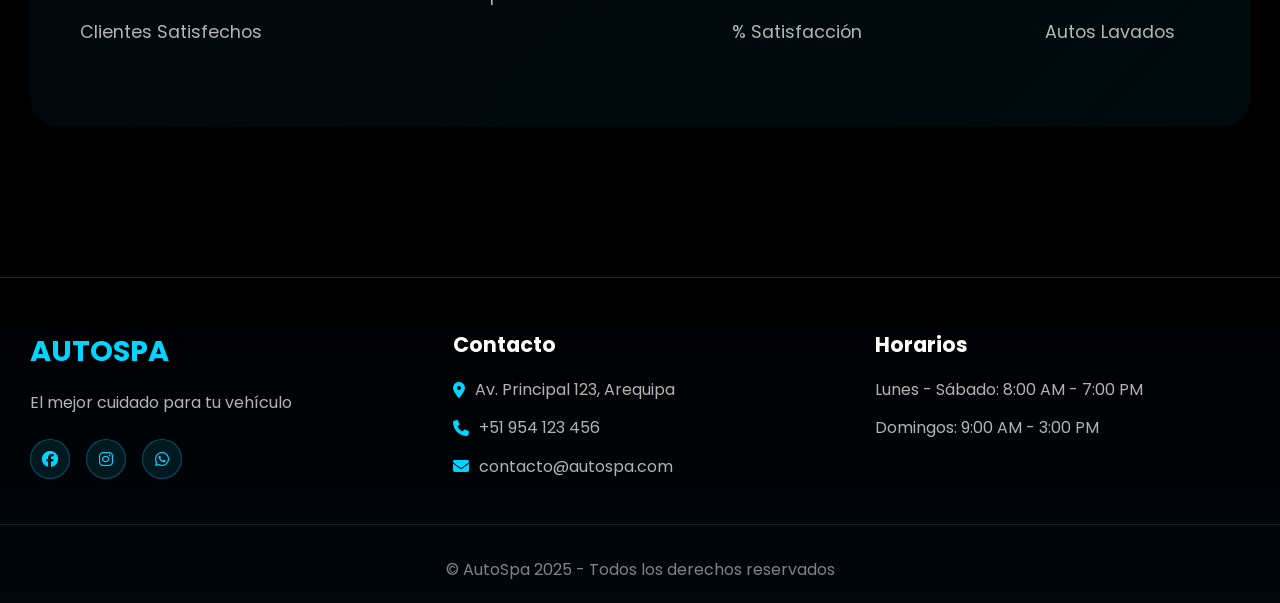
<file: html/carwash.html>
<!DOCTYPE html>
<html lang="es">
<head>
    <meta charset="UTF-8">
    <meta name="viewport" content="width=device-width, initial-scale=1.0">
    <link rel="stylesheet" href="https://cdnjs.cloudflare.com/ajax/libs/font-awesome/6.5.2/css/all.min.css">
    <link rel="stylesheet" href="../css/carwash.css">
    <title>AutoSpa - Lavado Premium</title>
</head>
<body>
    <header>
        <div class="container">
            <h1>AUTOSPA</h1>
            <nav class="menu">
                <a href="#hero" class="item">Inicio</a>
                <a href="#servicios" class="item">Servicios</a>
                <a href="#paquetes" class="item">Paquetes</a>
                <a href="#galeria" class="item">Galería</a>
                <a href="#contacto" class="item">Contacto</a>
            </nav>
            <a href="reserva.html" class="btn_reservar">Reservar Ahora</a>
        </div>
    </header>

    <main>
        <div class="content">
            <div id="hero">
                <div class="text">
                    <h1>
                        <span id="negrita_title">BRILLA COMO NUEVO</span><br>
                        <span class="subtitle">¡El mejor lavado para tu auto!</span>
                    </h1>
                    <p>Servicios de lavado profesional con productos premium y atención personalizada. Tu auto merece el mejor cuidado.</p>
                    
                    <div class="social_icons">
                        <a href="#"><i class="fa-brands fa-facebook"></i></a>
                        <a href="#"><i class="fa-brands fa-instagram"></i></a>
                        <a href="#"><i class="fa-brands fa-tiktok"></i></a>
                        <a href="#"><i class="fa-brands fa-whatsapp"></i></a>
                    </div>
                    
                    <div class="button">
                        <a href="reserva.html" class="btn_register">Reserva Tu Turno</a>
                    </div>
                </div>
                
                <div class="hero-image">
                    <div class="car-animacion">
                        <i class="fas fa-car"></i>
                    </div>
                </div>
            </div>

            <div class="sections">
                <section id="sobre-nosotros">
                    <div class="container">
                        <h2>Sobre AutoSpa</h2>
                        <p>En AutoSpa ofrecemos servicios de lavado profesional con más de 10 años de experiencia. Utilizamos productos ecológicos de alta calidad y técnicas especializadas para cuidar cada detalle de tu vehículo. Nuestro compromiso es devolver el brillo original a tu auto mientras protegemos el medio ambiente.</p>
                    </div>
                </section>
                <section id="servicios">
                    <h2>Nuestros Servicios</h2>
                    <div class="container_servicios">
                        <div class="servicio_item">
                            <div class="servicio_icon">
                                <i class="fas fa-spray-can"></i>
                            </div>
                            <h3>Lavado Exterior</h3>
                            <p>Limpieza completa de carrocería, llantas y cristales con productos premium</p>
                        </div>
                        
                        <div class="servicio_item">
                            <div class="servicio_icon">
                                <i class="fas fa-car-side"></i>
                            </div>
                            <h3>Lavado Interior</h3>
                            <p>Aspirado profundo, limpieza de tapicería y aromatización del habitáculo</p>
                        </div>
                        
                        <div class="servicio_item">
                            <div class="servicio_icon">
                                <i class="fas fa-shield-alt"></i>
                            </div>
                            <h3>Encerado Premium</h3>
                            <p>Protección de pintura con ceras de alta duración y acabado espejo</p>
                        </div>
                        
                        <div class="servicio_item">
                            <div class="servicio_icon">
                                <i class="fas fa-tint"></i>
                            </div>
                            <h3>Detallado Completo</h3>
                            <p>Servicio premium con pulido, descontaminación y sellado de pintura</p>
                        </div>
                        
                        <div class="servicio_item">
                            <div class="servicio_icon">
                                <i class="fas fa-wind"></i>
                            </div>
                            <h3>Motor Lavado</h3>
                            <p>Limpieza segura del compartimiento del motor con productos especializados</p>
                        </div>
                        
                        <div class="servicio_item">
                            <div class="servicio_icon">
                                <i class="fas fa-circle"></i>
                            </div>
                            <h3>Pulido de Faros</h3>
                            <p>Restauración de claridad y brillo en faros opacos o amarillentos</p>
                        </div>
                    </div>
                </section>

                <section id="paquetes">
                    <h2>Paquetes Especiales</h2>
                    <div class="container_paquetes">
                        <div class="paquete">
                            <div class="paquete_content">
                                <div class="paquete_header">
                                    <i class="fas fa-star"></i>
                                    <h3>BÁSICO</h3>
                                </div>
                                <div class="paquete_precio">
                                    <span class="precio">S/ 30</span>
                                    <span class="tiempo">20-30 min</span>
                                </div>
                                <ul class="paquete_features">
                                    <li><i class="fas chek-lista"></i> Lavado exterior completo</li>
                                    <li><i class="fas chek-lista"></i> Secado a mano</li>
                                    <li><i class="fas chek-lista"></i> Limpieza de llantas</li>
                                    <li><i class="fas chek-lista"></i> Aspirado básico</li>
                                </ul>
                                <a href="reserva.html" class="btn_paquete">Elegir Paquete</a>
                            </div>
                        </div>

                        <div class="paquete destacado">
                            <div class="badge">MÁS POPULAR</div>
                            <div class="paquete_content">
                                <div class="paquete_header">
                                    <i class="fas fa-gem"></i>
                                    <h3>PREMIUM</h3>
                                </div>
                                <div class="paquete_precio">
                                    <span class="precio">S/ 60</span>
                                    <span class="tiempo">45-60 min</span>
                                </div>
                                <ul class="paquete_features">
                                    <li><i class="fas chek-lista"></i> Lavado exterior e interior</li>
                                    <li><i class="fas chek-lista"></i> Encerado básico</li>
                                    <li><i class="fas chek-lista"></i> Limpieza de tapicería</li>
                                    <li><i class="fas chek-lista"></i> Brillo en llantas</li>
                                    <li><i class="fas chek-lista"></i> Aromatización</li>
                                    <li><i class="fas chek-lista"></i> Limpieza de vidrios</li>
                                </ul>
                                <a href="reserva.html" class="btn_paquete">Elegir Paquete</a>
                            </div>
                        </div>

                        <div class="paquete">
                            <div class="paquete_content">
                                <div class="paquete_header">
                                    <i class="fas fa-crown"></i>
                                    <h3>DELUXE</h3>
                                </div>
                                <div class="paquete_precio">
                                    <span class="precio">S/ 120</span>
                                    <span class="tiempo">90-120 min</span>
                                </div>
                                <ul class="paquete_features">
                                    <li><i class="fas chek-lista"></i> Detallado completo</li>
                                    <li><i class="fas chek-lista"></i> Pulido de pintura</li>
                                    <li><i class="fas chek-lista"></i> Encerado premium</li>
                                    <li><i class="fas chek-lista"></i> Limpieza profunda tapicería</li>
                                    <li><i class="fas chek-lista"></i> Tratamiento de cuero</li>
                                    <li><i class="fas chek-lista"></i> Pulido de faros</li>
                                    <li><i class="fas chek-lista"></i> Protección UV</li>
                                    <li><i class="fas chek-lista"></i> Lavado de motor</li>
                                </ul>
                                <a href="reserva.html" class="btn_paquete">Elegir Paquete</a>
                            </div>
                        </div>
                    </div>
                </section>

                <section id="beneficios">
                    <h2>¿Por Qué Elegir AutoSpa?</h2>
                    <div class="container_beneficios">
                        <div class="beneficio_item">
                            <i class="fas fa-eco"></i>
                            <h3>Productos Eco-Friendly</h3>
                            <p>Usamos productos biodegradables que cuidan tu auto y el planeta</p>
                        </div>
                        
                        <div class="beneficio_item">
                            <i class="fas fa-capacitado"></i>
                            <h3>Personal Capacitado</h3>
                            <p>Equipo profesional con años de experiencia en detallado automotriz</p>
                        </div>
                        
                        <div class="beneficio_item">
                            <i class="fas fa-rapidez"></i>
                            <h3>Servicio Rápido</h3>
                            <p>Respetamos tu tiempo con servicios eficientes sin sacrificar calidad</p>
                        </div>
                        
                        <div class="beneficio_item">
                            <i class="fas fa-certificate"></i>
                            <h3>Garantía de Satisfacción</h3>
                            <p>Si no quedas satisfecho, volvemos a lavar tu auto sin costo</p>
                        </div>
                    </div>
                </section>

                <section id="estadisticas">
                    <div class="container_estadisticas">
                        <div class="estadisticas-item">
                            <i class="fas fa-users"></i>
                            <div class="stat_number" data-target="5000">0</div>
                            <p>Clientes Satisfechos</p>
                        </div>
                        
                        <div class="estadisticas-item">
                            <i class="fas calendar"></i>
                            <div class="stat_number" data-target="10">0</div>
                            <p>Años de Experiencia</p>
                        </div>
                        
                        <div class="estadisticas-item">
                            <i class="fas fa-award"></i>
                            <div class="stat_number" data-target="98">0</div>
                            <p>% Satisfacción</p>
                        </div>
                        
                        <div class="estadisticas-item">
                            <i class="fas fa-car"></i>
                            <div class="stat_number" data-target="15000">0</div>
                            <p>Autos Lavados</p>
                        </div>
                    </div>
                </section>
            </div>
        </div>
    </main>

    <footer id="contacto">
        <div class="container_footer">
            <div class="footer-seccion">
                <h3>AUTOSPA</h3>
                <p>El mejor cuidado para tu vehículo</p>
                <div class="social_footer">
                    <a href="#"><i class="fa-brands fa-facebook"></i></a>
                    <a href="#"><i class="fa-brands fa-instagram"></i></a>
                    <a href="#"><i class="fa-brands fa-whatsapp"></i></a>
                </div>
            </div>
            
            <div class="footer-seccion">
                <h4>Contacto</h4>
                <p><i class="fas fa-map-marker-alt"></i> Av. Principal 123, Arequipa</p>
                <p><i class="fas fa-phone"></i> +51 954 123 456</p>
                <p><i class="fas fa-envelope"></i> contacto@autospa.com</p>
            </div>
            
            <div class="footer-seccion">
                <h4>Horarios</h4>
                <p>Lunes - Sábado: 8:00 AM - 7:00 PM</p>
                <p>Domingos: 9:00 AM - 3:00 PM</p>
            </div>
        </div>
        <div class="footer-copy">
            <p>&copy; AutoSpa 2025 - Todos los derechos reservados</p>
        </div>
    </footer>

    <script src="../js/carwash.js"></script>
</body>
</html>
</file>
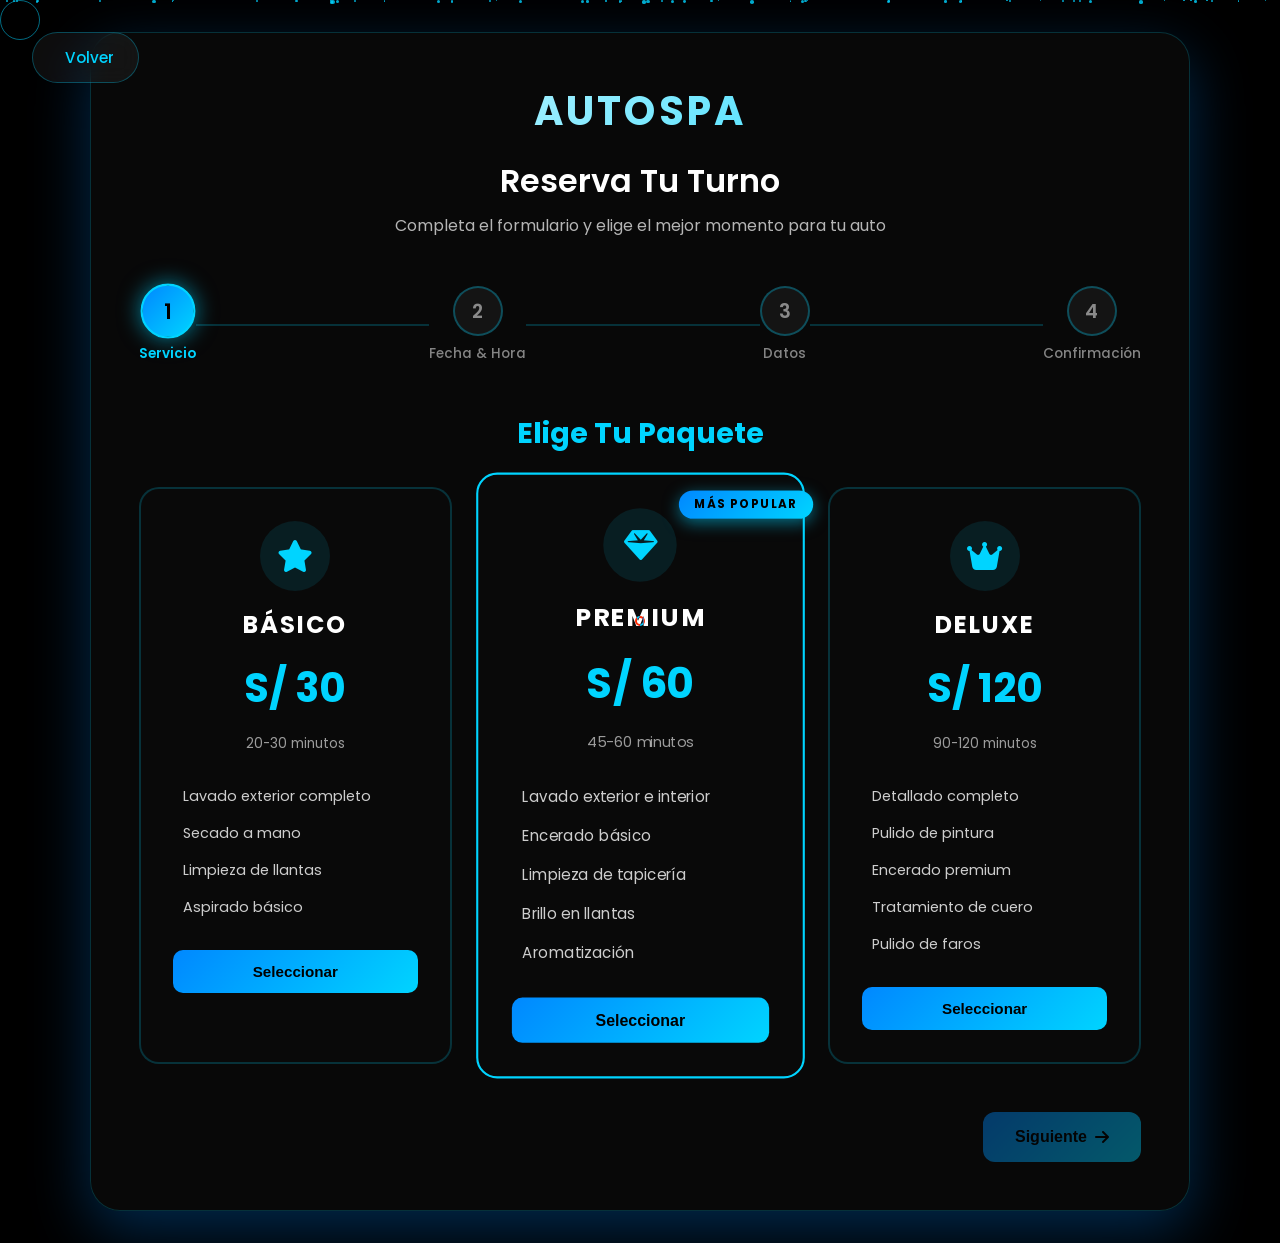
<file: html/reserva.html>
<!DOCTYPE html>
<html lang="es">
<head>
    <meta charset="UTF-8">
    <meta name="viewport" content="width=device-width, initial-scale=1.0">
    <link rel="stylesheet" href="https://cdnjs.cloudflare.com/ajax/libs/font-awesome/6.5.2/css/all.min.css">
    <link rel="stylesheet" href="../css/reserva.css">
    <title>Reserva Tu Turno - AutoSpa</title>
</head>
<body>
    <a href="../index.html" class="back-button">
        <i class="retroceder"></i> Volver
    </a>

    <div class="reserva-container">
        <div class="reserva-header">
            <div class="logo">AUTOSPA</div>
            <h1>Reserva Tu Turno</h1>
            <p>Completa el formulario y elige el mejor momento para tu auto</p>
        </div>

        <div class="progress-bar">
            <div class="puntos_de_progreso active" data-step="1">
                <div class="circulo">1</div>
                <span class="puntos">Servicio</span>
            </div>
            <div class="linea_de_progreso"></div>
            <div class="puntos_de_progreso" data-step="2">
                <div class="circulo">2</div>
                <span class="puntos">Fecha & Hora</span>
            </div>
            <div class="linea_de_progreso"></div>
            <div class="puntos_de_progreso" data-step="3">
                <div class="circulo">3</div>
                <span class="puntos">Datos</span>
            </div>
            <div class="linea_de_progreso"></div>
            <div class="puntos_de_progreso" data-step="4">
                <div class="circulo">4</div>
                <span class="puntos">Confirmación</span>
            </div>
        </div>

        <form class="reserva-form" id="reservaForm">
            
            <div class="form-step active" data-step="1">
                <h2>Elige Tu Paquete</h2>
                
                <div class="paquetes-grid">
                    <div class="paquete-card" data-paquete="basico" data-precio="30">
                        <div class="paquete-icon">
                            <i class="fas fa-star"></i>
                        </div>
                        <h3>BÁSICO</h3>
                        <div class="paquete-precio">S/ 30</div>
                        <p class="paquete-tiempo">20-30 minutos</p>
                        <ul class="paquete-lista">
                            <li><i class="fas chek-lista"></i> Lavado exterior completo</li>
                            <li><i class="fas chek-lista"></i> Secado a mano</li>
                            <li><i class="fas chek-lista"></i> Limpieza de llantas</li>
                            <li><i class="fas chek-lista"></i> Aspirado básico</li>
                        </ul>
                        <button type="button" class="btn-seleccionar">Seleccionar</button>
                    </div>

                    <div class="paquete-card destacado" data-paquete="premium" data-precio="60">
                        <div class="popular">MÁS POPULAR</div>
                        <div class="paquete-icon">
                            <i class="fas fa-gem"></i>
                        </div>
                        <h3>PREMIUM</h3>
                        <div class="paquete-precio">S/ 60</div>
                        <p class="paquete-tiempo">45-60 minutos</p>
                        <ul class="paquete-lista">
                            <li><i class="fas chek-lista"></i> Lavado exterior e interior</li>
                            <li><i class="fas chek-lista"></i> Encerado básico</li>
                            <li><i class="fas chek-lista"></i> Limpieza de tapicería</li>
                            <li><i class="fas chek-lista"></i> Brillo en llantas</li>
                            <li><i class="fas chek-lista"></i> Aromatización</li>
                        </ul>
                        <button type="button" class="btn-seleccionar">Seleccionar</button>
                    </div>

                    <div class="paquete-card" data-paquete="deluxe" data-precio="120">
                        <div class="paquete-icon">
                            <i class="fas fa-crown"></i>
                        </div>
                        <h3>DELUXE</h3>
                        <div class="paquete-precio">S/ 120</div>
                        <p class="paquete-tiempo">90-120 minutos</p>
                        <ul class="paquete-lista">
                            <li><i class="fas chek-lista"></i> Detallado completo</li>
                            <li><i class="fas chek-lista"></i> Pulido de pintura</li>
                            <li><i class="fas chek-lista"></i> Encerado premium</li>
                            <li><i class="fas chek-lista"></i> Tratamiento de cuero</li>
                            <li><i class="fas chek-lista"></i> Pulido de faros</li>
                        </ul>
                        <button type="button" class="btn-seleccionar">Seleccionar</button>
                    </div>
                </div>
            </div>
            <div class="form-step" data-step="2">
                <h2>Selecciona Fecha y Hora</h2>
                
                <div class="datetime-grid">
                    <div class="form-group">
                        <label for="fecha">
                            <i class="fas fa-calendar-alt"></i> Fecha
                        </label>
                        <input type="date" id="fecha" name="fecha" required>
                    </div>

                    <div class="form-group">
                        <label>
                            <i class="fas fa-rapidez"></i> Hora Disponible
                        </label>
                        <div class="times">
                            <button type="button" class="time" data-time="08:00">08:00 AM</button>
                            <button type="button" class="time" data-time="09:00">09:00 AM</button>
                            <button type="button" class="time" data-time="10:00">10:00 AM</button>
                            <button type="button" class="time" data-time="11:00">11:00 AM</button>
                            <button type="button" class="time" data-time="12:00">12:00 PM</button>
                            <button type="button" class="time" data-time="13:00">01:00 PM</button>
                            <button type="button" class="time" data-time="14:00">02:00 PM</button>
                            <button type="button" class="time" data-time="15:00">03:00 PM</button>
                            <button type="button" class="time" data-time="16:00">04:00 PM</button>
                            <button type="button" class="time" data-time="17:00">05:00 PM</button>
                            <button type="button" class="time" data-time="18:00">06:00 PM</button>
                        </div>
                    </div>
                </div>
            </div>
            <div class="form-step" data-step="3">
                <h2>Tus Datos</h2>
                
                <div class="form-grid">
                    <div class="form-group">
                        <label for="nombre">
                            <i class="fas fa-user"></i> Nombre Completo
                        </label>
                        <input type="text" id="nombre" name="nombre" placeholder="Carlos Martinez" required>
                    </div>

                    <div class="form-group">
                        <label for="telefono">
                            <i class="fas fa-phone"></i> Teléfono
                        </label>
                        <input type="tel" id="telefono" name="telefono" placeholder="+51 999 999 999" required>
                    </div>

                    <div class="form-group">
                        <label for="email">
                            <i class="fas fa-envelope"></i> Correo Electrónico
                        </label>
                        <input type="email" id="email" name="email" placeholder="tu@email.com" required>
                    </div>

                    <div class="form-group">
                        <label for="vehiculo">
                            <i class="fas fa-car"></i> Tipo de Vehículo
                        </label>
                        <select id="vehiculo" name="vehiculo" required>
                            <option value="">Selecciona tu vehículo</option>
                            <option value="sedan">Sedán</option>
                            <option value="suv">SUV</option>
                            <option value="camioneta">Camioneta</option>
                            <option value="hatchback">Hatchback</option>
                            <option value="coupe">Coupé</option>
                            <option value="van">Van</option>
                        </select>
                    </div>

                    <div class="form-group full-width">
                        <label for="modelo">
                            <i class="fas fa-car-side"></i> Marca y Modelo
                        </label>
                        <input type="text" id="modelo" name="modelo" placeholder="Toyota Corolla 2020" required>
                    </div>

                    <div class="form-group full-width">
                        <label for="comentarios">
                            <i class="fas fa-comment"></i> Comentarios (Opcional)
                        </label>
                        <textarea id="comentarios" name="comentarios" rows="3" placeholder="Alguna observación especial..."></textarea>
                    </div>
                </div>
            </div>

            <div class="form-step" data-step="4">
                <h2>Confirma Tu Reserva</h2>
                
                <div class="resumen-reserva">
                    <div class="resumen-seccion">
                        <h3><i class="fas fa-box"></i> Paquete Seleccionado</h3>
                        <div class="resumen-item">
                            <span id="resumen-paquete">Premium</span>
                            <span id="resumen-precio" class="precio-resumen">S/ 60</span>
                        </div>
                    </div>

                    <div class="resumen-seccion">
                        <h3><i class="fas calendar"></i> Fecha y Hora</h3>
                        <div class="resumen-item">
                            <span id="resumen-fecha">15 de Enero, 2025</span>
                        </div>
                        <div class="resumen-item">
                            <span id="resumen-hora">10:00 AM</span>
                        </div>
                    </div>

                    <div class="resumen-seccion">
                        <h3><i class="fas fa-user-circle"></i> Datos del Cliente</h3>
                        <div class="resumen-item">
                            <strong>Nombre:</strong> <span id="resumen-nombre">Juan Pérez</span>
                        </div>
                        <div class="resumen-item">
                            <strong>Teléfono:</strong> <span id="resumen-telefono">+51 999 999 999</span>
                        </div>
                        <div class="resumen-item">
                            <strong>Email:</strong> <span id="resumen-email">juan@email.com</span>
                        </div>
                        <div class="resumen-item">
                            <strong>Vehículo:</strong> <span id="resumen-vehiculo">Toyota Corolla 2020</span>
                        </div>
                    </div>

                    <div class="total-seccion">
                        <div class="total-item">
                            <span>Total a Pagar:</span>
                            <span class="total-precio" id="total-precio">S/ 60</span>
                        </div>
                    </div>
                </div>

                <div class="politicas">
                    <label class="checkbox-container">
                        <input type="checkbox" id="acepto-politicas" required>
                        <span class="checkmark"></span>
                        <span class="checkbox-text">
                            Acepto los <a href="#" onclick="return false;">términos y condiciones</a> 
                            y la <a href="#" onclick="return false;">política de cancelación</a>
                        </span>
                    </label>
                </div>
            </div>

            <div class="form_navegacion">
                <button type="button" class="btn-nav btn-prev" id="btnPrev">
                    <i class="retroceder"></i> Anterior
                </button>
                <button type="button" class="btn-nav btn-next" id="btnNext">
                    Siguiente <i class="fas fa-arrow-right"></i>
                </button>
                <button type="submit" class="btn-nav btn-submit" id="btnSubmit" style="display: none;">
                    <i class="fas chek-lista"></i> Confirmar Reserva
                </button>
            </div>
        </form>

        <div class="modal-success" id="modalSuccess">
            <div class="modal-content">
                <div class="success-icon">
                    <i class="fas chek-lista-circle"></i>
                </div>
                <h2>¡Reserva Confirmada!</h2>
                <p>Tu reserva ha sido registrada exitosamente.</p>
                <p class="codigo-reserva">Código de reserva: <strong id="codigoReserva">RSV-00123</strong></p>
                <p class="info-confirmacion">Hemos enviado los detalles a tu correo electrónico.</p>
                <button type="button" class="btn-modal" onclick="window.location.href='../index.html'">
                    Volver al Inicio
                </button>
            </div>
        </div>
    </div>

    <script src="../js/reserva.js"></script>
</body>
</html>
</file>
<file: css/carwash.css>
@import url('https://fonts.googleapis.com/css2?family=Poppins:wght@100;200;300;400;500;600;700;800;900&display=swap');

* {
  margin: 0;
  padding: 0;
  box-sizing: border-box;
}

body {
  font-family: 'Poppins', sans-serif;
  background-color: #000000;
  color: white;
  line-height: 1.6;
  overflow-x: hidden;
}

html {
  scroll-behavior: smooth;
}


/* Header */

header {
  position: fixed;
  top: 0;
  left: 0;
  right: 0;
  background: rgba(0, 0, 0, 0.3);
  backdrop-filter: blur(10px);
  padding: 14px 0;
  z-index: 1000;
  transition: all 0.4s cubic-bezier(0.4, 0, 0.2, 1);
  border-bottom: 1px solid rgba(255, 255, 255, 0.05);
}

header.scrolled {
  background: rgba(0, 0, 0, 0.9);
  backdrop-filter: blur(20px);
  padding: 10px 0;
  box-shadow: 0 5px 30px rgba(0, 136, 255, 0.3);
}

header .container {
  margin: 0 auto;
  padding: 0 30px;
  max-width: 1400px;
  display: flex;
  justify-content: space-between;
  align-items: center;
}

header h1 {
  color: #ffffff;
  font-size: 2.5rem;
  font-weight: 700;
  letter-spacing: 0.2rem;
  text-shadow: 0 0 20px rgba(0, 212, 255, 0.5);
  transition: all 0.3s ease;
}

header h1:hover {
  text-shadow: 0 0 30px rgba(0, 212, 255, 0.8);
  letter-spacing: 0.25rem;
}

.menu {
  display: flex;
  gap: 30px;
}

.menu .item {
  text-decoration: none;
  color: rgba(255, 255, 255, 0.9);
  font-size: 0.95rem;
  font-weight: 500;
  letter-spacing: 0.05rem;
  transition: all 0.3s ease;
  position: relative;
}

.menu .item::after {
  content: '';
  position: absolute;
  bottom: -5px;
  left: 0;
  width: 0;
  height: 2px;
  background: linear-gradient(90deg, #00d4ff, #0088ff);
  transition: width 0.3s ease;
}

.menu .item:hover {
  color: #00d4ff;
}

.menu .item:hover::after {
  width: 100%;
}

.btn_reservar {
  background: linear-gradient(135deg, #0088ff, #00d4ff);
  color: #000000;
  text-decoration: none;
  padding: 0.8rem 2rem;
  border-radius: 50px;
  font-size: 0.95rem;
  font-weight: 600;
  transition: all 0.3s ease;
  box-shadow: 0 5px 20px rgba(0, 136, 255, 0.4);
}

.btn_reservar:hover {
  transform: translateY(-3px);
  box-shadow: 0 8px 30px rgba(0, 212, 255, 0.6);
}

/* Contenedor main */
main {
  padding-top: 80px;
  min-height: 100vh;
}

.content {
  max-width: 1400px;
  margin: 0 auto;
  padding: 0 30px;
}

/* Hero */
#hero {
  min-height: 90vh;
  display: grid;
  grid-template-columns: 1fr 1fr;
  align-items: center;
  gap: 50px;
  padding: 50px 0;
  animation: fadeIn 1s ease-out;
}

@keyframes fadeIn {
  from { opacity: 0; transform: translateY(30px); }
  to { opacity: 1; transform: translateY(0); }
}

#hero .text h1 {
  font-size: 3.5rem;
  font-weight: 300;
  line-height: 1.2;
  margin-bottom: 1.5rem;
}

#negrita_title {
  display: block;
  font-size: 5rem;
  font-weight: 900;
  background: linear-gradient(135deg, #ffffff, #00d4ff);
  -webkit-background-clip: text;
  -webkit-text-fill-color: transparent;
  background-clip: text;
  text-shadow: 0 5px 20px rgba(0, 212, 255, 0.3);
  animation: glow-text 3s ease-in-out infinite;
}

@keyframes glow-text {
  0%, 100% { filter: drop-shadow(0 0 10px rgba(0, 212, 255, 0.3)); }
  50% { filter: drop-shadow(0 0 25px rgba(0, 212, 255, 0.6)); }
}

.subtitle {
  color: rgba(255, 255, 255, 0.7);
  font-size: 2rem;
  font-weight: 400;
}

#hero .text p {
  font-size: 1.1rem;
  color: rgba(255, 255, 255, 0.7);
  margin-bottom: 2rem;
  max-width: 600px;
  line-height: 1.8;
}

/* Iconos Sociales */
.social_icons {
  display: flex;
  gap: 1rem;
  margin: 2rem 0;
}

.social_icons a {
  display: flex;
  justify-content: center;
  align-items: center;
  width: 50px;
  height: 50px;
  background: rgba(255, 255, 255, 0.05);
  border: 2px solid rgba(0, 212, 255, 0.3);
  color: #00d4ff;
  font-size: 1.5rem;
  border-radius: 50%;
  transition: all 0.3s ease;
  text-decoration: none;
}

.social_icons a:hover {
  background: rgba(0, 212, 255, 0.2);
  border-color: #00d4ff;
  transform: translateY(-5px) scale(1.1);
  box-shadow: 0 10px 30px rgba(0, 212, 255, 0.5);
}

/* Botón Registro */
.button {
  position: relative;
  width: 15rem;
  height: 3rem;
  border-radius: 50px;
  background: linear-gradient(to right, transparent, #00d4ff, #0088ff, transparent);
  background-size: 200%;
  animation: animationGradient 3s linear infinite;
  box-shadow: 0 0 20px rgba(0, 212, 255, 0.4);
  padding: 3px;
}

@keyframes animationGradient {
  to { background-position: 200%; }
}

.button .btn_register {
  position: absolute;
  inset: 0;
  background: #000000;
  border-radius: 50px;
  display: flex;
  align-items: center;
  justify-content: center;
  color: #ffffff;
  text-decoration: none;
  font-weight: 600;
  font-size: 1rem;
  letter-spacing: 0.5px;
  transition: all 0.3s ease;
}

.button .btn_register:hover {
  text-shadow: 0 0 15px rgba(0, 212, 255, 0.8);
  transform: scale(1.02);
}

/* Hero Image/Animation */
.hero-image {
  display: flex;
  justify-content: center;
  align-items: center;
}

.car-animacion {
  width: 400px;
  height: 400px;
  display: flex;
  justify-content: center;
  align-items: center;
  background: radial-gradient(circle, rgba(0, 212, 255, 0.1), transparent 70%);
  border-radius: 50%;
  animation: rotate-slow 20s linear infinite;
  position: relative;
}

.car-animacion::before {
  content: '';
  position: absolute;
  width: 450px;
  height: 450px;
  border: 2px solid rgba(0, 212, 255, 0.2);
  border-radius: 50%;
  animation: pulse-ring 3s ease-in-out infinite;
}

@keyframes rotate-slow {
  to { transform: rotate(360deg); }
}

@keyframes pulse-ring {
  0%, 100% { transform: scale(1); opacity: 0.3; }
  50% { transform: scale(1.1); opacity: 0.6; }
}

.car-animacion i {
  font-size: 10rem;
  color: #00d4ff;
  filter: drop-shadow(0 0 30px rgba(0, 212, 255, 0.8));
  animation: float-car 4s ease-in-out infinite;
}

@keyframes float-car {
  0%, 100% { transform: translateY(0); }
  50% { transform: translateY(-20px); }
}

/*Secciones*/
.sections {
  display: flex;
  flex-direction: column;
  gap: 100px;
  margin-top: 100px;
}

section {
  scroll-margin-top: 100px;
}

section h2 {
  font-size: 3rem;
  text-align: center;
  margin-bottom: 3rem;
  background: linear-gradient(135deg, #ffffff, #00d4ff);
  -webkit-background-clip: text;
  -webkit-text-fill-color: transparent;
  background-clip: text;
  font-weight: 700;
}

/* Sobre nosotros */
#sobre-nosotros {
  padding: 4rem 2rem;
  background: linear-gradient(135deg, rgba(0, 136, 255, 0.05), rgba(0, 212, 255, 0.05));
  border-radius: 30px;
  border: 1px solid rgba(0, 212, 255, 0.2);
  backdrop-filter: blur(10px);
}

#sobre-nosotros .container {
  max-width: 900px;
  margin: 0 auto;
  text-align: center;
}

#sobre-nosotros p {
  font-size: 1.15rem;
  line-height: 1.8;
  color: rgba(255, 255, 255, 0.8);
}

/* Servicios*/
#servicios {
  padding: 50px 0;
}

.container_servicios {
  display: grid;
  grid-template-columns: repeat(3, 1fr);
  gap: 3rem;
}

.servicio_item {
  padding: 2.5rem;
  background: rgba(10, 10, 10, 0.6);
  border: 1px solid rgba(0, 212, 255, 0.2);
  border-radius: 20px;
  text-align: center;
  transition: all 0.4s cubic-bezier(0.4, 0, 0.2, 1);
  cursor: pointer;
}

.servicio_item:hover {
  transform: translateY(-10px) scale(1.02);
  border-color: #00d4ff;
  box-shadow: 0 20px 50px rgba(0, 212, 255, 0.3);
  background: rgba(0, 136, 255, 0.1);
}

.servicio_icon {
  width: 80px;
  height: 80px;
  margin: 0 auto 1.5rem;
  display: flex;
  align-items: center;
  justify-content: center;
  background: linear-gradient(135deg, rgba(0, 136, 255, 0.2), rgba(0, 212, 255, 0.2));
  border-radius: 50%;
  font-size: 2.5rem;
  color: #00d4ff;
  transition: all 0.4s ease;
}

.servicio_item:hover .servicio_icon {
  transform: rotateY(360deg);
  box-shadow: 0 0 30px rgba(0, 212, 255, 0.6);
}

.servicio_item h3 {
  font-size: 1.5rem;
  margin-bottom: 1rem;
  color: #ffffff;
}

.servicio_item p {
  color: rgba(255, 255, 255, 0.7);
  line-height: 1.6;
}

/* Paquetes*/
#paquetes {
  padding: 50px 0;
}

.container_paquetes {
  display: grid;
  grid-template-columns: repeat(3, 1fr);
  gap: 3rem;
}

.paquete {
  position: relative;
  background: linear-gradient(135deg, rgba(10, 10, 10, 0.8), rgba(0, 136, 255, 0.05));
  border: 2px solid rgba(0, 212, 255, 0.2);
  border-radius: 25px;
  overflow: hidden;
  transition: all 0.4s ease;
}

.paquete:hover {
  transform: translateY(-15px);
  border-color: #00d4ff;
  box-shadow: 0 25px 60px rgba(0, 212, 255, 0.4);
}

.paquete.destacado {
  border-color: #00d4ff;
  box-shadow: 0 20px 50px rgba(0, 212, 255, 0.3);
  transform: scale(1.05);
}

.paquete.destacado:hover {
  transform: scale(1.08) translateY(-15px);
}

.badge {
  position: absolute;
  top: 20px;
  right: -35px;
  background: linear-gradient(135deg, #0088ff, #00d4ff);
  color: #000;
  padding: 8px 50px;
  transform: rotate(45deg);
  font-size: 0.75rem;
  font-weight: 700;
  letter-spacing: 1px;
  box-shadow: 0 4px 15px rgba(0, 212, 255, 0.5);
}

.paquete_content {
  padding: 2.5rem;
}

.paquete_header {
  text-align: center;
  margin-bottom: 2rem;
}

.paquete_header i {
  font-size: 3rem;
  color: #00d4ff;
  margin-bottom: 1rem;
  display: block;
}

.paquete_header h3 {
  font-size: 2rem;
  font-weight: 700;
  letter-spacing: 2px;
}

.paquete_precio {
  text-align: center;
  margin-bottom: 2rem;
  padding-bottom: 2rem;
  border-bottom: 2px solid rgba(0, 212, 255, 0.2);
}

.precio {
  display: block;
  font-size: 3rem;
  font-weight: 700;
  color: #00d4ff;
  margin-bottom: 0.5rem;
}

.tiempo {
  display: block;
  color: rgba(255, 255, 255, 0.6);
  font-size: 0.9rem;
}

.paquete_features {
  list-style: none;
  margin-bottom: 2rem;
}

.paquete_features li {
  padding: 0.7rem 0;
  color: rgba(255, 255, 255, 0.8);
  display: flex;
  align-items: center;
  gap: 10px;
}

.paquete_features i {
  color: #00d4ff;
  font-size: 1rem;
}

.btn_paquete {
  display: block;
  text-align: center;
  padding: 1rem;
  background: linear-gradient(135deg, #0088ff, #00d4ff);
  color: #000;
  text-decoration: none;
  border-radius: 15px;
  font-weight: 600;
  transition: all 0.3s ease;
}

.btn_paquete:hover {
  transform: translateY(-3px);
  box-shadow: 0 10px 30px rgba(0, 212, 255, 0.5);
}

/* Beneficios */
#beneficios {
  padding: 50px 0;
}

.container_beneficios {
  display: grid;
  grid-template-columns: repeat(2, 1fr);
  gap: 3rem;
}

.beneficio_item {
  padding: 2.5rem;
  background: rgba(10, 10, 10, 0.6);
  border: 1px solid rgba(0, 212, 255, 0.2);
  border-radius: 20px;
  text-align: center;
  transition: all 0.4s ease;
}

.beneficio_item:hover {
  transform: translateY(-10px);
  border-color: #00d4ff;
  box-shadow: 0 20px 50px rgba(0, 212, 255, 0.3);
}

.beneficio_item i {
  font-size: 3.5rem;
  color: #00d4ff;
  margin-bottom: 1.5rem;
  display: block;
}

.beneficio_item h3 {
  font-size: 1.5rem;
  margin-bottom: 1rem;
}

.beneficio_item p {
  color: rgba(255, 255, 255, 0.7);
  line-height: 1.6;
}

/* Estadisticas */
#estadisticas {
  padding: 80px 0;
  background: linear-gradient(135deg, rgba(0, 136, 255, 0.05), rgba(0, 212, 255, 0.05));
  border-radius: 30px;
  margin: 50px 0;
}

.container_estadisticas {
  display: grid;
  grid-template-columns: repeat(4, 1fr);
  gap: 2rem;
  text-align: center;
}

.estadisticas-item i {
  font-size: 3rem;
  color: #00d4ff;
  margin-bottom: 1rem;
}

.stat_number {
  font-size: 4rem;
  font-weight: 700;
  color: #00d4ff;
  margin-bottom: 0.5rem;
}

.estadisticas-item p {
  color: rgba(255, 255, 255, 0.7);
  font-size: 1.1rem;
}

/* Footer */
footer {
  background: linear-gradient(180deg, transparent, rgba(0, 136, 255, 0.05));
  padding: 50px 0 20px;
  margin-top: 100px;
  border-top: 1px solid rgba(0, 212, 255, 0.2);
}

.container_footer {
  max-width: 1400px;
  margin: 0 auto;
  padding: 0 30px;
  display: grid;
  grid-template-columns: repeat(3, 1fr);
  gap: 3rem;
  margin-bottom: 2rem;
}

.footer-seccion h3 {
  font-size: 1.8rem;
  margin-bottom: 1rem;
  color: #00d4ff;
}

.footer-seccion h4 {
  font-size: 1.3rem;
  margin-bottom: 1rem;
  color: #ffffff;
}

.footer-seccion p {
  color: rgba(255, 255, 255, 0.7);
  margin-bottom: 0.8rem;
  display: flex;
  align-items: center;
  gap: 10px;
}

.footer-seccion i {
  color: #00d4ff;
}

.social_footer {
  display: flex;
  gap: 1rem;
  margin-top: 1.5rem;
}

.social_footer a {
  display: flex;
  justify-content: center;
  align-items: center;
  width: 40px;
  height: 40px;
  background: rgba(0, 212, 255, 0.1);
  border: 1px solid rgba(0, 212, 255, 0.3);
  color: #00d4ff;
  border-radius: 50%;
  text-decoration: none;
  transition: all 0.3s ease;
}

.social_footer a:hover {
  background: rgba(0, 212, 255, 0.3);
  transform: translateY(-5px);
}

.footer-copy {
  text-align: center;
  padding-top: 2rem;
  border-top: 1px solid rgba(255, 255, 255, 0.1);
  color: rgba(255, 255, 255, 0.5);
}

/* Animaciones de Scroll */
.fade-up {
  opacity: 0;
  transform: translateY(50px);
  transition: all 0.8s cubic-bezier(0.4, 0, 0.2, 1);
}

.fade-up.animate-in {
  opacity: 1;
  transform: translateY(0);
}
</file>
<file: css/reserva.css>
@import url('https://fonts.googleapis.com/css2?family=Poppins:wght@300;400;500;600;700;800;900&display=swap');

* {
  margin: 0;
  padding: 0;
  box-sizing: border-box;
}

body {
  font-family: 'Poppins', sans-serif;
  background: #000000;
  color: #ffffff;
  min-height: 100vh;
  display: flex;
  justify-content: center;
  align-items: center;
  padding: 2rem 1rem;
  overflow-x: hidden;
  position: relative;
}


/* particulas*/
.particles-bg {
  position: fixed;
  top: 0;
  left: 0;
  width: 100%;
  height: 100%;
  z-index: -1;
  pointer-events: none;
}

.particle {
  position: absolute;
  background: rgba(0, 212, 255, 0.8);
  border-radius: 50%;
  animation: float-particle linear infinite;
}

@keyframes float-particle {
  0% {
    transform: translateY(100vh) translateX(0);
    opacity: 0;
  }
  10% { opacity: 1; }
  90% { opacity: 1; }
  100% {
    transform: translateY(-100vh) translateX(100px);
    opacity: 0;
  }
}

/* boton volver*/
.back-button {
  position: fixed;
  top: 2rem;
  left: 2rem;
  padding: 0.8rem 1.5rem;
  background: rgba(255, 255, 255, 0.05);
  border: 1px solid rgba(0, 212, 255, 0.3);
  border-radius: 50px;
  color: #00d4ff;
  text-decoration: none;
  font-size: 0.95rem;
  font-weight: 500;
  display: flex;
  align-items: center;
  gap: 0.5rem;
  transition: all 0.3s ease;
  z-index: 100;
  backdrop-filter: blur(10px);
}

.back-button:hover {
  background: rgba(0, 212, 255, 0.2);
  border-color: #00d4ff;
  transform: translateX(-5px);
  box-shadow: 0 5px 20px rgba(0, 212, 255, 0.3);
}

/*Contenedor principal*/
.reserva-container {
  width: 100%;
  max-width: 1100px;
  background: rgba(10, 10, 10, 0.85);
  backdrop-filter: blur(25px);
  border-radius: 30px;
  border: 1px solid rgba(0, 212, 255, 0.2);
  box-shadow: 0 20px 60px rgba(0, 136, 255, 0.3);
  padding: 3rem;
  animation: slideUp 0.8s cubic-bezier(0.4, 0, 0.2, 1);
  position: relative;
  z-index: 10;
}

@keyframes slideUp {
  from {
    opacity: 0;
    transform: translateY(50px) scale(0.95);
  }
  to {
    opacity: 1;
    transform: translateY(0) scale(1);
  }
}

/*Header */
.reserva-header {
  text-align: center;
  margin-bottom: 3rem;
}

.logo {
  font-size: 2.5rem;
  font-weight: 700;
  letter-spacing: 0.2rem;
  background: linear-gradient(135deg, #ffffff, #00d4ff);
  -webkit-background-clip: text;
  -webkit-text-fill-color: transparent;
  background-clip: text;
  margin-bottom: 1rem;
  animation: glow-logo 3s ease-in-out infinite;
}

@keyframes glow-logo {
  0%, 100% { filter: drop-shadow(0 0 10px rgba(0, 212, 255, 0.3)); }
  50% { filter: drop-shadow(0 0 25px rgba(0, 212, 255, 0.6)); }
}

.reserva-header h1 {
  font-size: 2rem;
  font-weight: 600;
  margin-bottom: 0.5rem;
}

.reserva-header p {
  color: rgba(255, 255, 255, 0.7);
  font-size: 1rem;
}

/* progress-bar */
.progress-bar {
  display: flex;
  justify-content: space-between;
  align-items: center;
  margin-bottom: 3rem;
  position: relative;
}

.puntos_de_progreso {
  display: flex;
  flex-direction: column;
  align-items: center;
  gap: 0.5rem;
  position: relative;
  z-index: 2;
}

.circulo {
  width: 50px;
  height: 50px;
  border-radius: 50%;
  background: rgba(255, 255, 255, 0.05);
  border: 2px solid rgba(0, 212, 255, 0.3);
  display: flex;
  align-items: center;
  justify-content: center;
  font-weight: 600;
  font-size: 1.2rem;
  color: rgba(255, 255, 255, 0.5);
  transition: all 0.4s ease;
}

.puntos_de_progreso.active .circulo {
  background: linear-gradient(135deg, #0088ff, #00d4ff);
  border-color: #00d4ff;
  color: #000;
  box-shadow: 0 0 20px rgba(0, 212, 255, 0.6);
  transform: scale(1.1);
}

.puntos_de_progreso.completed .circulo {
  background: rgba(0, 212, 255, 0.3);
  border-color: #00d4ff;
  color: #00d4ff;
}

.puntos_de_progreso.completed .circulo::before {
  content: '✓';
  font-size: 1.5rem;
}

.puntos {
  font-size: 0.85rem;
  color: rgba(255, 255, 255, 0.5);
  font-weight: 500;
  transition: color 0.3s ease;
}

.puntos_de_progreso.active .puntos {
  color: #00d4ff;
  font-weight: 600;
}

.linea_de_progreso {
  flex: 1;
  height: 2px;
  background: rgba(0, 212, 255, 0.2);
  position: relative;
  z-index: 1;
}

.linea_de_progreso.active {
  background: linear-gradient(90deg, #0088ff, #00d4ff);
}

/* Formulario de reserva */
.reserva-form {
  position: relative;
  min-height: 500px;
}

.form-step {
  display: none;
  animation: fadeIn 0.5s ease;
}

.form-step.active {
  display: block;
}

@keyframes fadeIn {
  from {
    opacity: 0;
    transform: translateX(20px);
  }
  to {
    opacity: 1;
    transform: translateX(0);
  }
}

.form-step h2 {
  font-size: 1.8rem;
  margin-bottom: 2rem;
  text-align: center;
  color: #00d4ff;
}

/* Paquetes */
.paquetes-grid {
  display: grid;
  grid-template-columns: repeat(3, 1fr);
  gap: 2rem;
  margin-bottom: 2rem;
}

.paquete-card {
  background: rgba(10, 10, 10, 0.6);
  border: 2px solid rgba(0, 212, 255, 0.2);
  border-radius: 20px;
  padding: 2rem;
  text-align: center;
  cursor: pointer;
  transition: all 0.4s cubic-bezier(0.4, 0, 0.2, 1);
  position: relative;
}

.paquete-card:hover {
  transform: translateY(-10px) scale(1.02);
  border-color: #00d4ff;
  box-shadow: 0 20px 50px rgba(0, 212, 255, 0.4);
}

.paquete-card.selected {
  border-color: #00d4ff;
  background: rgba(0, 136, 255, 0.15);
  box-shadow: 0 0 30px rgba(0, 212, 255, 0.5);
}

.paquete-card.destacado {
  border-color: #00d4ff;
  transform: scale(1.05);
}

.popular {
  position: absolute;
  top: 15px;
  right: -10px;
  background: linear-gradient(135deg, #0088ff, #00d4ff);
  color: #000;
  padding: 5px 15px;
  border-radius: 20px;
  font-size: 0.7rem;
  font-weight: 700;
  letter-spacing: 1px;
  box-shadow: 0 4px 15px rgba(0, 212, 255, 0.5);
}

.paquete-icon {
  width: 70px;
  height: 70px;
  margin: 0 auto 1rem;
  display: flex;
  align-items: center;
  justify-content: center;
  background: rgba(0, 212, 255, 0.1);
  border-radius: 50%;
  font-size: 2rem;
  color: #00d4ff;
}

.paquete-card h3 {
  font-size: 1.5rem;
  margin-bottom: 0.5rem;
  letter-spacing: 2px;
}

.paquete-precio {
  font-size: 2.5rem;
  font-weight: 700;
  color: #00d4ff;
  margin: 1rem 0;
}

.paquete-tiempo {
  color: rgba(255, 255, 255, 0.6);
  font-size: 0.85rem;
  margin-bottom: 1.5rem;
}

.paquete-lista {
  list-style: none;
  text-align: left;
  margin-bottom: 1.5rem;
}

.paquete-lista li {
  padding: 0.5rem 0;
  color: rgba(255, 255, 255, 0.8);
  font-size: 0.9rem;
  display: flex;
  align-items: center;
  gap: 10px;
}

.paquete-lista i {
  color: #00d4ff;
  font-size: 0.8rem;
}

.btn-seleccionar {
  width: 100%;
  padding: 0.8rem;
  background: linear-gradient(135deg, #0088ff, #00d4ff);
  border: none;
  border-radius: 10px;
  color: #000;
  font-weight: 600;
  font-size: 0.95rem;
  cursor: pointer;
  transition: all 0.3s ease;
}

.btn-seleccionar:hover {
  transform: translateY(-3px);
  box-shadow: 0 10px 25px rgba(0, 212, 255, 0.5);
}

/* Fecha y hora */
.datetime-grid {
  display: grid;
  gap: 2rem;
}

.form-group {
  display: flex;
  flex-direction: column;
  gap: 0.7rem;
}

.form-group.full-width {
  grid-column: 1 / -1;
}

.form-group label {
  font-size: 0.95rem;
  font-weight: 500;
  color: rgba(255, 255, 255, 0.9);
  display: flex;
  align-items: center;
  gap: 0.5rem;
}

.form-group label i {
  color: #00d4ff;
}

.form-group input,
.form-group select,
.form-group textarea {
  padding: 1rem;
  background: rgba(255, 255, 255, 0.05);
  border: 1px solid rgba(0, 212, 255, 0.2);
  border-radius: 12px;
  color: #ffffff;
  font-size: 0.95rem;
  font-family: 'Poppins', sans-serif;
  transition: all 0.3s ease;
}

.form-group input:focus,
.form-group select:focus,
.form-group textarea:focus {
  outline: none;
  border-color: #00d4ff;
  background: rgba(0, 136, 255, 0.1);
  box-shadow: 0 0 20px rgba(0, 212, 255, 0.3);
}

.times {
  display: grid;
  grid-template-columns: repeat(auto-fill, minmax(120px, 1fr));
  gap: 1rem;
}

.time {
  padding: 1rem;
  background: rgba(255, 255, 255, 0.05);
  border: 2px solid rgba(0, 212, 255, 0.2);
  border-radius: 10px;
  color: rgba(255, 255, 255, 0.8);
  font-weight: 500;
  cursor: pointer;
  transition: all 0.3s ease;
}

.time:hover {
  border-color: #00d4ff;
  background: rgba(0, 212, 255, 0.1);
  transform: translateY(-3px);
}

.time.selected {
  background: linear-gradient(135deg, #0088ff, #00d4ff);
  border-color: #00d4ff;
  color: #000;
  box-shadow: 0 5px 20px rgba(0, 212, 255, 0.4);
}

.time.disabled {
  opacity: 0.3;
  cursor: not-allowed;
  pointer-events: none;
}

/* Datos del cliente */
.form-grid {
  display: grid;
  grid-template-columns: repeat(2, 1fr);
  gap: 1.5rem;
}

/* Confirmación */
.resumen-reserva {
  background: rgba(0, 136, 255, 0.05);
  border: 1px solid rgba(0, 212, 255, 0.2);
  border-radius: 20px;
  padding: 2rem;
  margin-bottom: 2rem;
}

.resumen-seccion {
  margin-bottom: 2rem;
  padding-bottom: 1.5rem;
  border-bottom: 1px solid rgba(0, 212, 255, 0.2);
}

.resumen-seccion:last-of-type {
  border-bottom: none;
  margin-bottom: 0;
}

.resumen-seccion h3 {
  font-size: 1.2rem;
  color: #00d4ff;
  margin-bottom: 1rem;
  display: flex;
  align-items: center;
  gap: 0.5rem;
}

.resumen-item {
  display: flex;
  justify-content: space-between;
  align-items: center;
  padding: 0.5rem 0;
  color: rgba(255, 255, 255, 0.8);
}

.precio-resumen {
  font-size: 1.5rem;
  font-weight: 700;
  color: #00d4ff;
}

.total-seccion {
  background: rgba(0, 212, 255, 0.1);
  padding: 1.5rem;
  border-radius: 15px;
  margin-top: 1.5rem;
}

.total-item {
  display: flex;
  justify-content: space-between;
  align-items: center;
}

.total-item span:first-child {
  font-size: 1.2rem;
  font-weight: 600;
}

.total-precio {
  font-size: 2.5rem;
  font-weight: 700;
  color: #00d4ff;
}

/* Políticas */
.politicas {
  margin: 2rem 0;
}

.checkbox-container {
  display: flex;
  align-items: flex-start;
  gap: 1rem;
  cursor: pointer;
  position: relative;
}

.checkbox-container input[type="checkbox"] {
  width: 20px;
  height: 20px;
  cursor: pointer;
  accent-color: #00d4ff;
}

.checkbox-text {
  color: rgba(255, 255, 255, 0.8);
  font-size: 0.9rem;
  line-height: 1.6;
}

.checkbox-text a {
  color: #00d4ff;
  text-decoration: none;
}

.checkbox-text a:hover {
  text-decoration: underline;
}

/* Navegación */
.form_navegacion {
  display: flex;
  justify-content: space-between;
  gap: 1rem;
  margin-top: 3rem;
}

.btn-nav {
  padding: 1rem 2rem;
  border: none;
  border-radius: 12px;
  font-size: 1rem;
  font-weight: 600;
  cursor: pointer;
  transition: all 0.3s ease;
  display: flex;
  align-items: center;
  gap: 0.5rem;
}

.btn-prev {
  background: rgba(255, 255, 255, 0.05);
  border: 2px solid rgba(0, 212, 255, 0.3);
  color: #00d4ff;
}

.btn-prev:hover {
  background: rgba(0, 212, 255, 0.2);
  transform: translateX(-5px);
}

.btn-next,
.btn-submit {
  background: linear-gradient(135deg, #0088ff, #00d4ff);
  color: #000;
  margin-left: auto;
}

.btn-next:hover,
.btn-submit:hover {
  transform: translateY(-3px);
  box-shadow: 0 10px 30px rgba(0, 212, 255, 0.5);
}

.btn-nav:disabled {
  opacity: 0.4;
  cursor: not-allowed;
  pointer-events: none;
}

/* Modal de exito */
.modal-success {
  display: none;
  position: fixed;
  top: 0;
  left: 0;
  width: 100%;
  height: 100%;
  background: rgba(0, 0, 0, 0.9);
  backdrop-filter: blur(10px);
  z-index: 1000;
  justify-content: center;
  align-items: center;
}

.modal-success.show {
  display: flex;
  animation: fadeIn 0.3s ease;
}

.modal-content {
  background: rgba(10, 10, 10, 0.95);
  border: 2px solid #00d4ff;
  border-radius: 25px;
  padding: 3rem;
  max-width: 500px;
  text-align: center;
  box-shadow: 0 20px 60px rgba(0, 212, 255, 0.5);
  animation: scaleUp 0.5s cubic-bezier(0.4, 0, 0.2, 1);
}

@keyframes scaleUp {
  from {
    transform: scale(0.8);
    opacity: 0;
  }
  to {
    transform: scale(1);
    opacity: 1;
  }
}

.success-icon {
  width: 100px;
  height: 100px;
  margin: 0 auto 2rem;
  display: flex;
  align-items: center;
  justify-content: center;
  background: rgba(0, 212, 255, 0.2);
  border-radius: 50%;
  animation: pulse-success 2s ease-in-out infinite;
}

.success-icon i {
  font-size: 4rem;
  color: #00d4ff;
}

@keyframes pulse-success {
  0%, 100% {
    transform: scale(1);
    box-shadow: 0 0 0 0 rgba(0, 212, 255, 0.7);
  }
  50% {
    transform: scale(1.05);
    box-shadow: 0 0 0 20px rgba(0, 212, 255, 0);
  }
}

.modal-content h2 {
  font-size: 2rem;
  margin-bottom: 1rem;
  color: #00d4ff;
}

.modal-content p {
  color: rgba(255, 255, 255, 0.8);
  margin-bottom: 1rem;
  line-height: 1.6;
}

.codigo-reserva {
  background: rgba(0, 212, 255, 0.1);
  padding: 1rem;
  border-radius: 10px;
  margin: 1.5rem 0;
}

.codigo-reserva strong {
  color: #00d4ff;
  font-size: 1.2rem;
}

.btn-modal {
  margin-top: 2rem;
  padding: 1rem 2.5rem;
  background: linear-gradient(135deg, #0088ff, #00d4ff);
  border: none;
  border-radius: 12px;
  color: #000;
  font-size: 1rem;
  font-weight: 600;
  cursor: pointer;
  transition: all 0.3s ease;
}

.btn-modal:hover {
  transform: translateY(-3px);
  box-shadow: 0 10px 30px rgba(0, 212, 255, 0.6);
}
</file>
